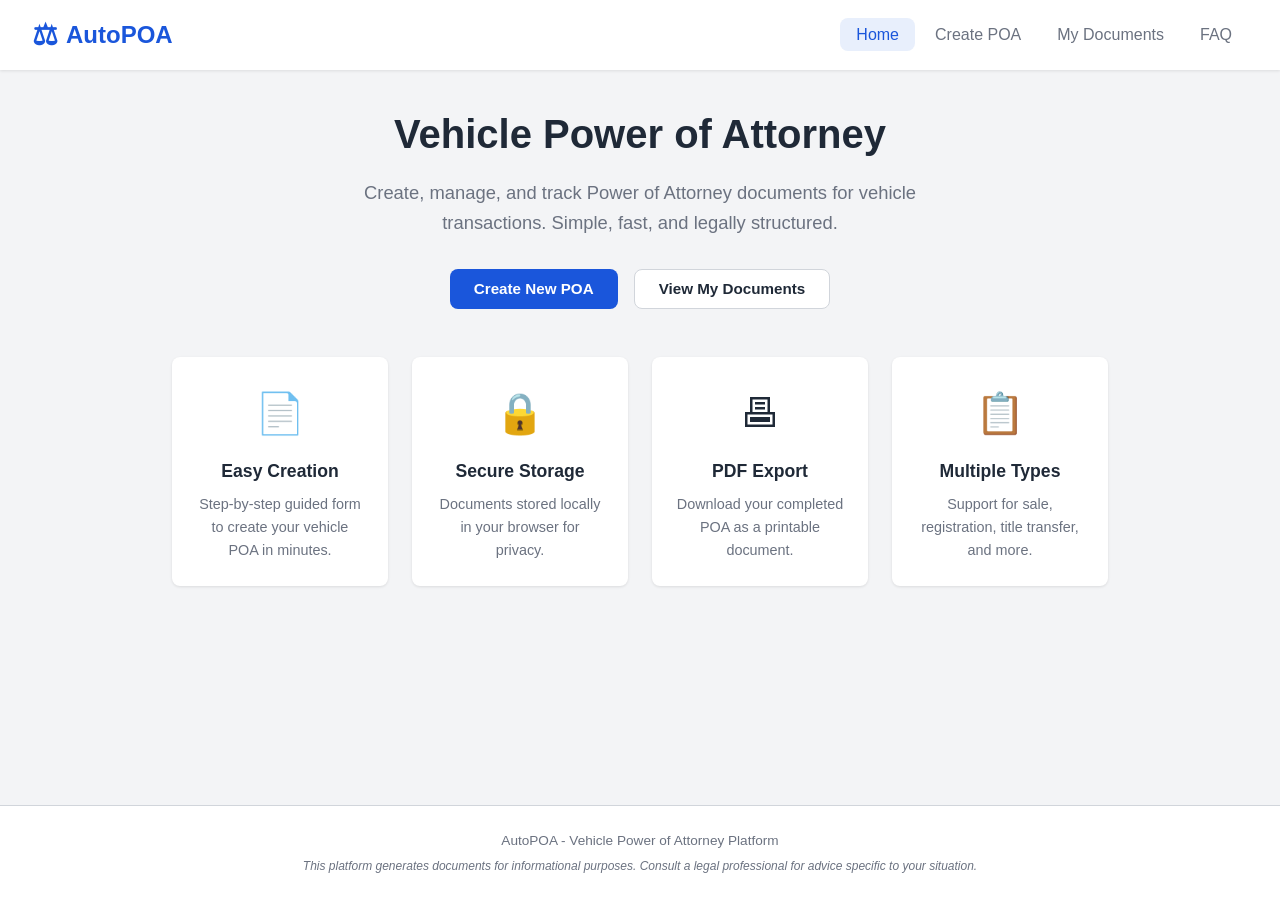
<file: index.html>
<!DOCTYPE html>
<html lang="en">
<head>
    <meta charset="UTF-8">
    <meta name="viewport" content="width=device-width, initial-scale=1.0">
    <title>Vehicle Power of Attorney Platform</title>
    <link rel="stylesheet" href="css/styles.css">
</head>
<body>
    <header>
        <nav class="navbar">
            <div class="logo">
                <span class="logo-icon">&#9878;</span>
                <span>AutoPOA</span>
            </div>
            <ul class="nav-links">
                <li><a href="#home" class="active">Home</a></li>
                <li><a href="#create">Create POA</a></li>
                <li><a href="#manage">My Documents</a></li>
                <li><a href="#faq">FAQ</a></li>
            </ul>
        </nav>
    </header>

    <main>
        <!-- Home Section -->
        <section id="home" class="section hero">
            <div class="hero-content">
                <h1>Vehicle Power of Attorney</h1>
                <p>Create, manage, and track Power of Attorney documents for vehicle transactions. Simple, fast, and legally structured.</p>
                <div class="hero-actions">
                    <button class="btn btn-primary" onclick="showSection('create')">Create New POA</button>
                    <button class="btn btn-secondary" onclick="showSection('manage')">View My Documents</button>
                </div>
                <div class="features-grid">
                    <div class="feature-card">
                        <div class="feature-icon">&#128196;</div>
                        <h3>Easy Creation</h3>
                        <p>Step-by-step guided form to create your vehicle POA in minutes.</p>
                    </div>
                    <div class="feature-card">
                        <div class="feature-icon">&#128274;</div>
                        <h3>Secure Storage</h3>
                        <p>Documents stored locally in your browser for privacy.</p>
                    </div>
                    <div class="feature-card">
                        <div class="feature-icon">&#128438;</div>
                        <h3>PDF Export</h3>
                        <p>Download your completed POA as a printable document.</p>
                    </div>
                    <div class="feature-card">
                        <div class="feature-icon">&#128203;</div>
                        <h3>Multiple Types</h3>
                        <p>Support for sale, registration, title transfer, and more.</p>
                    </div>
                </div>
            </div>
        </section>

        <!-- Create POA Section -->
        <section id="create" class="section" style="display:none;">
            <div class="form-container">
                <h2>Create Vehicle Power of Attorney</h2>
                <div class="progress-bar">
                    <div class="progress-step active" data-step="1">
                        <span class="step-number">1</span>
                        <span class="step-label">POA Type</span>
                    </div>
                    <div class="progress-step" data-step="2">
                        <span class="step-number">2</span>
                        <span class="step-label">Principal</span>
                    </div>
                    <div class="progress-step" data-step="3">
                        <span class="step-number">3</span>
                        <span class="step-label">Attorney</span>
                    </div>
                    <div class="progress-step" data-step="4">
                        <span class="step-number">4</span>
                        <span class="step-label">Vehicle</span>
                    </div>
                    <div class="progress-step" data-step="5">
                        <span class="step-number">5</span>
                        <span class="step-label">Review</span>
                    </div>
                </div>

                <form id="poa-form" onsubmit="return false;">
                    <!-- Step 1: POA Type -->
                    <div class="form-step active" data-step="1">
                        <h3>Select Power of Attorney Type</h3>
                        <div class="poa-type-grid">
                            <label class="poa-type-card">
                                <input type="radio" name="poaType" value="sale" checked>
                                <div class="card-content">
                                    <div class="card-icon">&#128181;</div>
                                    <h4>Vehicle Sale</h4>
                                    <p>Authorize someone to sell your vehicle on your behalf.</p>
                                </div>
                            </label>
                            <label class="poa-type-card">
                                <input type="radio" name="poaType" value="registration">
                                <div class="card-content">
                                    <div class="card-icon">&#128209;</div>
                                    <h4>Registration</h4>
                                    <p>Authorize someone to register or renew registration.</p>
                                </div>
                            </label>
                            <label class="poa-type-card">
                                <input type="radio" name="poaType" value="title_transfer">
                                <div class="card-content">
                                    <div class="card-icon">&#128196;</div>
                                    <h4>Title Transfer</h4>
                                    <p>Authorize someone to transfer the vehicle title.</p>
                                </div>
                            </label>
                            <label class="poa-type-card">
                                <input type="radio" name="poaType" value="general">
                                <div class="card-content">
                                    <div class="card-icon">&#128221;</div>
                                    <h4>General Vehicle POA</h4>
                                    <p>Broad authority for all vehicle-related transactions.</p>
                                </div>
                            </label>
                        </div>

                        <div class="form-group">
                            <label for="expirationDate">Expiration Date</label>
                            <input type="date" id="expirationDate" name="expirationDate" required>
                        </div>
                    </div>

                    <!-- Step 2: Principal (Vehicle Owner) -->
                    <div class="form-step" data-step="2">
                        <h3>Principal (Vehicle Owner) Information</h3>
                        <div class="form-row">
                            <div class="form-group">
                                <label for="principalFirstName">First Name *</label>
                                <input type="text" id="principalFirstName" name="principalFirstName" required>
                            </div>
                            <div class="form-group">
                                <label for="principalLastName">Last Name *</label>
                                <input type="text" id="principalLastName" name="principalLastName" required>
                            </div>
                        </div>
                        <div class="form-group">
                            <label for="principalAddress">Street Address *</label>
                            <input type="text" id="principalAddress" name="principalAddress" required>
                        </div>
                        <div class="form-row">
                            <div class="form-group">
                                <label for="principalCity">City *</label>
                                <input type="text" id="principalCity" name="principalCity" required>
                            </div>
                            <div class="form-group">
                                <label for="principalState">State *</label>
                                <input type="text" id="principalState" name="principalState" required>
                            </div>
                            <div class="form-group">
                                <label for="principalZip">ZIP Code *</label>
                                <input type="text" id="principalZip" name="principalZip" required>
                            </div>
                        </div>
                        <div class="form-row">
                            <div class="form-group">
                                <label for="principalPhone">Phone Number *</label>
                                <input type="tel" id="principalPhone" name="principalPhone" required>
                            </div>
                            <div class="form-group">
                                <label for="principalEmail">Email</label>
                                <input type="email" id="principalEmail" name="principalEmail">
                            </div>
                        </div>
                        <div class="form-group">
                            <label for="principalId">ID Number (Driver's License / Passport) *</label>
                            <input type="text" id="principalId" name="principalId" required>
                        </div>
                    </div>

                    <!-- Step 3: Attorney-in-Fact -->
                    <div class="form-step" data-step="3">
                        <h3>Attorney-in-Fact (Authorized Person) Information</h3>
                        <div class="form-row">
                            <div class="form-group">
                                <label for="attorneyFirstName">First Name *</label>
                                <input type="text" id="attorneyFirstName" name="attorneyFirstName" required>
                            </div>
                            <div class="form-group">
                                <label for="attorneyLastName">Last Name *</label>
                                <input type="text" id="attorneyLastName" name="attorneyLastName" required>
                            </div>
                        </div>
                        <div class="form-group">
                            <label for="attorneyAddress">Street Address *</label>
                            <input type="text" id="attorneyAddress" name="attorneyAddress" required>
                        </div>
                        <div class="form-row">
                            <div class="form-group">
                                <label for="attorneyCity">City *</label>
                                <input type="text" id="attorneyCity" name="attorneyCity" required>
                            </div>
                            <div class="form-group">
                                <label for="attorneyState">State *</label>
                                <input type="text" id="attorneyState" name="attorneyState" required>
                            </div>
                            <div class="form-group">
                                <label for="attorneyZip">ZIP Code *</label>
                                <input type="text" id="attorneyZip" name="attorneyZip" required>
                            </div>
                        </div>
                        <div class="form-row">
                            <div class="form-group">
                                <label for="attorneyPhone">Phone Number *</label>
                                <input type="tel" id="attorneyPhone" name="attorneyPhone" required>
                            </div>
                            <div class="form-group">
                                <label for="attorneyEmail">Email</label>
                                <input type="email" id="attorneyEmail" name="attorneyEmail">
                            </div>
                        </div>
                        <div class="form-group">
                            <label for="attorneyId">ID Number (Driver's License / Passport) *</label>
                            <input type="text" id="attorneyId" name="attorneyId" required>
                        </div>
                        <div class="form-group">
                            <label for="relationship">Relationship to Principal</label>
                            <select id="relationship" name="relationship">
                                <option value="">-- Select --</option>
                                <option value="spouse">Spouse</option>
                                <option value="parent">Parent</option>
                                <option value="child">Child</option>
                                <option value="sibling">Sibling</option>
                                <option value="friend">Friend</option>
                                <option value="dealer">Dealer / Agent</option>
                                <option value="attorney">Attorney / Lawyer</option>
                                <option value="other">Other</option>
                            </select>
                        </div>
                    </div>

                    <!-- Step 4: Vehicle Information -->
                    <div class="form-step" data-step="4">
                        <h3>Vehicle Information</h3>
                        <div class="form-row">
                            <div class="form-group">
                                <label for="vehicleYear">Year *</label>
                                <input type="number" id="vehicleYear" name="vehicleYear" min="1900" max="2027" required>
                            </div>
                            <div class="form-group">
                                <label for="vehicleMake">Make *</label>
                                <input type="text" id="vehicleMake" name="vehicleMake" placeholder="e.g. Toyota" required>
                            </div>
                            <div class="form-group">
                                <label for="vehicleModel">Model *</label>
                                <input type="text" id="vehicleModel" name="vehicleModel" placeholder="e.g. Camry" required>
                            </div>
                        </div>
                        <div class="form-row">
                            <div class="form-group">
                                <label for="vehicleVin">VIN (Vehicle Identification Number) *</label>
                                <input type="text" id="vehicleVin" name="vehicleVin" maxlength="17" required>
                            </div>
                            <div class="form-group">
                                <label for="vehicleColor">Color</label>
                                <input type="text" id="vehicleColor" name="vehicleColor">
                            </div>
                        </div>
                        <div class="form-row">
                            <div class="form-group">
                                <label for="vehiclePlate">License Plate Number</label>
                                <input type="text" id="vehiclePlate" name="vehiclePlate">
                            </div>
                            <div class="form-group">
                                <label for="vehiclePlateState">Plate State</label>
                                <input type="text" id="vehiclePlateState" name="vehiclePlateState">
                            </div>
                        </div>
                        <div class="form-row">
                            <div class="form-group">
                                <label for="vehicleMileage">Current Mileage</label>
                                <input type="number" id="vehicleMileage" name="vehicleMileage">
                            </div>
                            <div class="form-group">
                                <label for="vehicleTitleNumber">Title Number</label>
                                <input type="text" id="vehicleTitleNumber" name="vehicleTitleNumber">
                            </div>
                        </div>
                        <div class="form-group">
                            <label for="additionalTerms">Additional Terms or Conditions</label>
                            <textarea id="additionalTerms" name="additionalTerms" rows="4" placeholder="Any specific limitations or instructions..."></textarea>
                        </div>
                    </div>

                    <!-- Step 5: Review -->
                    <div class="form-step" data-step="5">
                        <h3>Review Your Power of Attorney</h3>
                        <div id="review-content" class="review-panel"></div>
                        <div class="form-group acknowledgment">
                            <label>
                                <input type="checkbox" id="ackCheckbox" required>
                                I acknowledge that this document is for informational purposes and may require notarization or additional legal steps to be valid in my jurisdiction.
                            </label>
                        </div>
                    </div>

                    <div class="form-actions">
                        <button type="button" class="btn btn-secondary" id="prevBtn" onclick="changeStep(-1)" style="display:none;">Previous</button>
                        <button type="button" class="btn btn-primary" id="nextBtn" onclick="changeStep(1)">Next</button>
                        <button type="button" class="btn btn-primary" id="submitBtn" onclick="submitPOA()" style="display:none;">Create Document</button>
                    </div>
                </form>
            </div>
        </section>

        <!-- Manage Documents Section -->
        <section id="manage" class="section" style="display:none;">
            <div class="manage-container">
                <div class="manage-header">
                    <h2>My Documents</h2>
                    <button class="btn btn-primary" onclick="showSection('create')">+ New POA</button>
                </div>
                <div id="documents-list" class="documents-list">
                    <div class="empty-state">
                        <div class="empty-icon">&#128194;</div>
                        <h3>No documents yet</h3>
                        <p>Create your first Vehicle Power of Attorney to get started.</p>
                        <button class="btn btn-primary" onclick="showSection('create')">Create New POA</button>
                    </div>
                </div>
            </div>
        </section>

        <!-- FAQ Section -->
        <section id="faq" class="section" style="display:none;">
            <div class="faq-container">
                <h2>Frequently Asked Questions</h2>
                <div class="faq-list">
                    <div class="faq-item">
                        <button class="faq-question" onclick="toggleFaq(this)">
                            What is a Vehicle Power of Attorney?
                            <span class="faq-toggle">+</span>
                        </button>
                        <div class="faq-answer">
                            <p>A Vehicle Power of Attorney (POA) is a legal document that authorizes another person (the attorney-in-fact) to act on your behalf regarding vehicle-related matters such as selling, registering, or transferring the title of your vehicle.</p>
                        </div>
                    </div>
                    <div class="faq-item">
                        <button class="faq-question" onclick="toggleFaq(this)">
                            When do I need a Vehicle POA?
                            <span class="faq-toggle">+</span>
                        </button>
                        <div class="faq-answer">
                            <p>Common situations include: you are selling a vehicle but cannot be present, you need someone to handle DMV paperwork on your behalf, you are deployed military and need vehicle matters handled, or you are purchasing a vehicle through an agent.</p>
                        </div>
                    </div>
                    <div class="faq-item">
                        <button class="faq-question" onclick="toggleFaq(this)">
                            Does a Vehicle POA need to be notarized?
                            <span class="faq-toggle">+</span>
                        </button>
                        <div class="faq-answer">
                            <p>Requirements vary by state. Many states require notarization for a vehicle POA to be valid. We recommend having your document notarized to ensure it is accepted by your local DMV or relevant authority.</p>
                        </div>
                    </div>
                    <div class="faq-item">
                        <button class="faq-question" onclick="toggleFaq(this)">
                            How long is a Vehicle POA valid?
                            <span class="faq-toggle">+</span>
                        </button>
                        <div class="faq-answer">
                            <p>The validity period depends on the expiration date you set in the document. If no date is specified, it typically remains valid until revoked by the principal. Some states may have maximum validity periods.</p>
                        </div>
                    </div>
                    <div class="faq-item">
                        <button class="faq-question" onclick="toggleFaq(this)">
                            Can I revoke a Vehicle POA?
                            <span class="faq-toggle">+</span>
                        </button>
                        <div class="faq-answer">
                            <p>Yes, a principal can revoke a POA at any time by providing written notice to the attorney-in-fact. It is recommended to also notify any institutions (DMV, insurance companies) that may have a copy of the original POA.</p>
                        </div>
                    </div>
                    <div class="faq-item">
                        <button class="faq-question" onclick="toggleFaq(this)">
                            Is this platform a substitute for legal advice?
                            <span class="faq-toggle">+</span>
                        </button>
                        <div class="faq-answer">
                            <p>No. This platform helps you generate a structured POA document, but it is not a law firm and does not provide legal advice. For complex situations, we recommend consulting with a licensed attorney in your jurisdiction.</p>
                        </div>
                    </div>
                </div>
            </div>
        </section>

        <!-- Document Preview Modal -->
        <div id="preview-modal" class="modal" style="display:none;">
            <div class="modal-content">
                <div class="modal-header">
                    <h2>Power of Attorney Document</h2>
                    <button class="modal-close" onclick="closeModal()">&times;</button>
                </div>
                <div id="modal-body" class="modal-body"></div>
                <div class="modal-actions">
                    <button class="btn btn-primary" onclick="printDocument()">Print Document</button>
                    <button class="btn btn-secondary" onclick="closeModal()">Close</button>
                </div>
            </div>
        </div>
    </main>

    <footer>
        <p>AutoPOA - Vehicle Power of Attorney Platform</p>
        <p class="disclaimer">This platform generates documents for informational purposes. Consult a legal professional for advice specific to your situation.</p>
    </footer>

    <script src="js/app.js"></script>
</body>
</html>
</file>
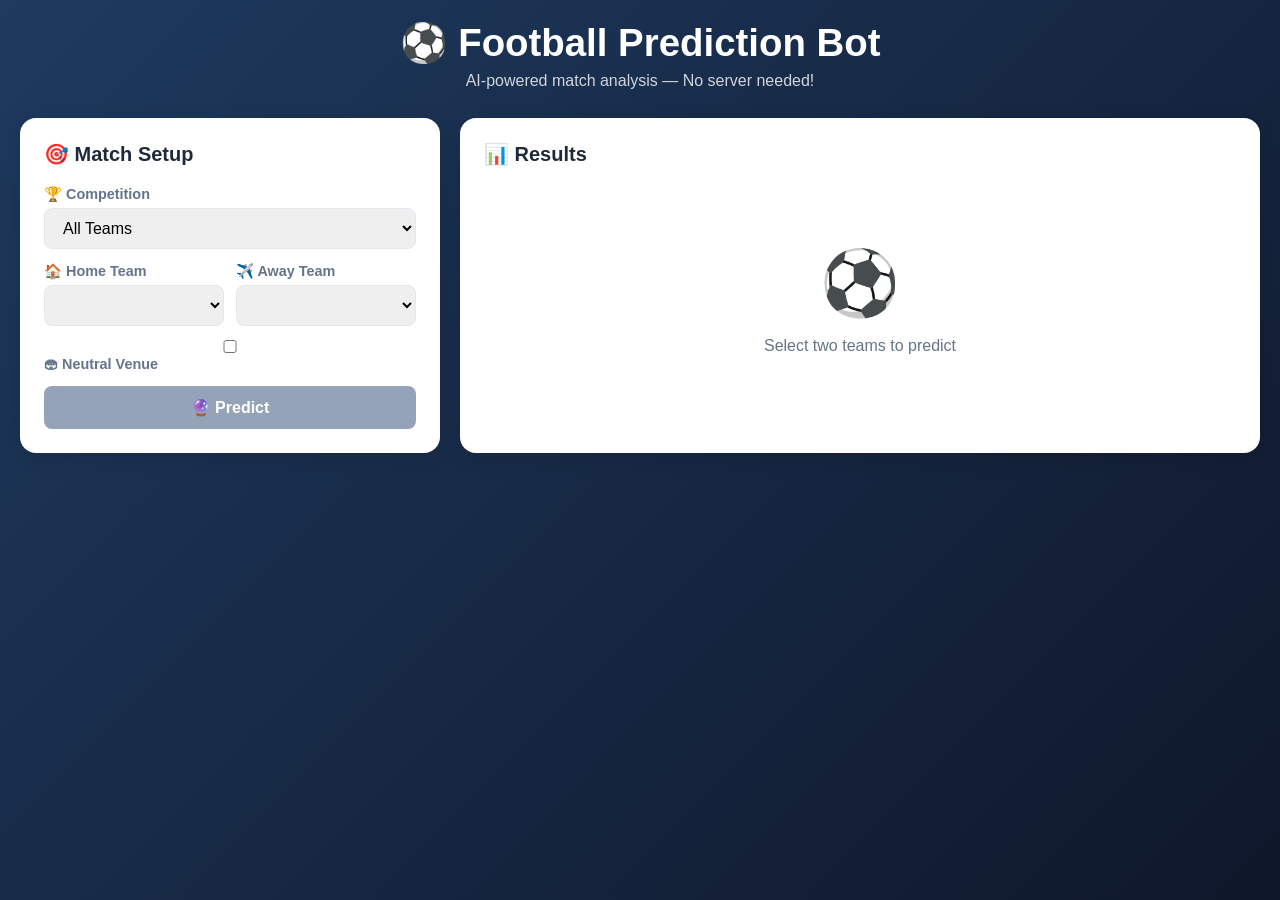
<file: football_prediction_bot_standalone.html>
<!DOCTYPE html>
<html lang="en">
<head>
    <meta charset="UTF-8">
    <meta name="viewport" content="width=device-width, initial-scale=1.0">
    <title>⚽ Football Prediction Bot</title>
    <style>*{margin:0;padding:0;box-sizing:border-box}body{font-family:-apple-system,BlinkMacSystemFont,'Segoe UI',Roboto,sans-serif;background:linear-gradient(135deg,#1e3a5f,#0f172a);min-height:100vh;padding:20px;color:#1e293b}
    .container{max-width:1300px;margin:0 auto}header{text-align:center;color:#fff;margin-bottom:28px}header h1{font-size:2.4em;margin-bottom:6px}header p{opacity:.8}.grid{display:grid;grid-template-columns:420px 1fr;gap:20px}@media(max-width:1024px){.grid{grid-template-columns:1fr}}.card{background:#fff;border-radius:16px;padding:24px;box-shadow:0 4px 20px rgba(0,0,0,.12)}.card-title{font-size:1.25em;font-weight:700;margin-bottom:20px;display:flex;align-items:center;gap:8px}.form-group{margin-bottom:14px}label{display:block;font-weight:600;font-size:.9em;margin-bottom:5px;color:#64748b}select,input{width:100%;padding:10px 14px;border:1.5px solid #e2e8f0;border-radius:8px;font-size:1em;transition:border .2s}select:focus,input:focus{outline:0;border-color:#2563eb}.btn{width:100%;padding:12px 24px;border:0;border-radius:8px;font-size:1em;font-weight:700;cursor:pointer;background:#2563eb;color:#fff;transition:all .2s}
    .btn:hover:not(:disabled){background:#1d4ed8;transform:translateY(-1px)}
    .btn:disabled{background:#94a3b8;cursor:not-allowed}.probs{margin-bottom:20px}.prob-item{margin-bottom:14px}.prob-meta{display:flex;justify-content:space-between;font-weight:600;font-size:.95em;margin-bottom:5px}.prob-track{height:28px;background:#f1f5f9;border-radius:6px;overflow:hidden}.prob-fill{height:100%;border-radius:6px;display:flex;align-items:center;justify-content:flex-end;padding-right:10px;color:#fff;font-weight:700;font-size:.85em;transition:width .6s}
    .fill-home{background:linear-gradient(90deg,#3b82f6,#1d4ed8)}.fill-draw{background:linear-gradient(90deg,#f59e0b,#d97706)}.fill-away{background:linear-gradient(90deg,#ef4444,#b91c1c)}.outcome{border-radius:12px;padding:20px;text-align:center;margin-bottom:20px}.outcome-home{background:linear-gradient(135deg,#dbeafe,#bfdbfe)}.outcome-draw{background:linear-gradient(135deg,#fef9c3,#fde68a)}.outcome-away{background:linear-gradient(135deg,#fee2e2,#fecaca)}.outcome-result{font-size:1.8em;font-weight:800;color:#1e293b;margin-top:8px}.stats-row{display:grid;grid-template-columns:1fr 1fr 1fr;gap:12px;margin-bottom:20px}.stat-box{background:#f8fafc;border-radius:10px;padding:14px;text-align:center}.stat-label{font-size:.8em;color:#64748b;font-weight:600;text-transform:uppercase;margin-bottom:4px}.stat-val{font-size:1.7em;font-weight:800;color:#2563eb}.scorelines{display:grid;grid-template-columns:repeat(5,1fr);gap:8px;margin-bottom:20px}.score-box{background:#f8fafc;border-radius:8px;padding:10px;text-align:center}.score-num{font-size:1.3em;font-weight:800;color:#2563eb}.score-pct{font-size:.75em;color:#64748b;margin-top:2px}.models-grid{display:grid;gap:8px;margin-bottom:20px}.model-row{display:grid;grid-template-columns:100px 1fr 1fr 1fr;gap:8px;align-items:center;background:#f8fafc;border-radius:8px;padding:10px 14px;font-size:.9em}.model-name{font-weight:700;color:#1e293b}.m-val{text-align:center;font-weight:600}.m-home{color:#3b82f6}.m-draw{color:#f59e0b}.m-away{color:#ef4444}.placeholder{text-align:center;padding:60px 20px;color:#64748b}.placeholder .icon{font-size:4em;margin-bottom:16px}.spinner{display:none;text-align:center;padding:40px}.spinner.active{display:block}.spin{width:40px;height:40px;border:4px solid #e2e8f0;border-top-color:#2563eb;border-radius:50%;animation:spin .8s linear infinite;margin:0 auto 12px}@keyframes spin{to{transform:rotate(360deg)}}.section-title{font-weight:700;font-size:1em;margin-bottom:12px;display:flex;align-items:center;gap:6px}</style>
</head>
<body>
<div class="container">
    <header>
        <h1>⚽ Football Prediction Bot</h1>
        <p>AI-powered match analysis — No server needed!</p>
    </header>

    <div class="grid">
        <div class="card">
            <div class="card-title">🎯 Match Setup</div>
            <div class="form-group">
                <label>🏆 Competition</label>
                <select id="league" onchange="filterTeams()">
                    <option value="">All Teams</option>
                    <option value="Premier League">Premier League</option>
                    <option value="La Liga">La Liga</option>
                    <option value="Bundesliga">Bundesliga</option>
                    <option value="Serie A">Serie A</option>
                    <option value="Ligue 1">Ligue 1</option>
                    <option value="Eredivisie">Eredivisie</option>
                    <option value="Primeira Liga">Primeira Liga</option>
                    <option value="International">National Teams</option>
                </select>
            </div>
            <div style="display:grid;grid-template-columns:1fr 1fr;gap:12px">
                <div class="form-group">
                    <label>🏠 Home Team</label>
                    <select id="home" onchange="check()"><option>-- Select --</option></select>
                </div>
                <div class="form-group">
                    <label>✈️ Away Team</label>
                    <select id="away" onchange="check()"><option>-- Select --</option></select>
                </div>
            </div>
            <div class="form-group">
                <label><input type="checkbox" id="neutral"> 🏟 Neutral Venue</label>
            </div>
            <button class="btn" id="btn" onclick="predict()" disabled>🔮 Predict</button>
        </div>

        <div class="card">
            <div class="card-title">📊 Results</div>
            <div id="placeholder" class="placeholder">
                <div class="icon">⚽</div>
                <p>Select two teams to predict</p>
            </div>
            <div class="spinner" id="spinner"><div class="spin"></div></div>
            <div id="results" style="display:none"></div>
        </div>
    </div>
</div>

<script>
const TEAMS = {
"Manchester City":{"league":"Premier League","avg_scored":2.1,"avg_conceded":0.9,"win_rate":0.62,"elo":1850,"form":["W","W","D","W","W","L"],"color":"#6CABDD"},
"Arsenal":{"league":"Premier League","avg_scored":2.2,"avg_conceded":0.8,"win_rate":0.65,"elo":1820,"form":["W","W","W","D","W","W"],"color":"#EF0107"},
"Liverpool":{"league":"Premier League","avg_scored":2.3,"avg_conceded":1.0,"win_rate":0.63,"elo":1830,"form":["W","W","W","W","D","W"],"color":"#C8102E"},
"Chelsea":{"league":"Premier League","avg_scored":1.9,"avg_conceded":1.1,"win_rate":0.55,"elo":1720,"form":["W","D","W","L","W","D"],"color":"#034694"},
"Manchester United":{"league":"Premier League","avg_scored":1.5,"avg_conceded":1.4,"win_rate":0.42,"elo":1680,"form":["L","D","W","L","D","W"],"color":"#DA291C"},
"Real Madrid":{"league":"La Liga","avg_scored":2.5,"avg_conceded":0.8,"win_rate":0.72,"elo":1950,"form":["W","W","W","D","W","W"],"color":"#FEBE10"},
"Barcelona":{"league":"La Liga","avg_scored":2.4,"avg_conceded":0.9,"win_rate":0.70,"elo":1900,"form":["W","W","W","W","D","W"],"color":"#A50044"},
"Atletico Madrid":{"league":"La Liga","avg_scored":1.8,"avg_conceded":0.7,"win_rate":0.62,"elo":1800,"form":["W","D","W","W","D","W"],"color":"#CB3524"},
"Bayern Munich":{"league":"Bundesliga","avg_scored":2.8,"avg_conceded":1.0,"win_rate":0.72,"elo":1920,"form":["W","W","W","W","W","D"],"color":"#DC052D"},
"Bayer Leverkusen":{"league":"Bundesliga","avg_scored":2.3,"avg_conceded":0.9,"win_rate":0.65,"elo":1800,"form":["W","W","W","D","W","W"],"color":"#E32221"},
"Inter Milan":{"league":"Serie A","avg_scored":2.2,"avg_conceded":0.8,"win_rate":0.68,"elo":1860,"form":["W","W","D","W","W","W"],"color":"#0066B3"},
"AC Milan":{"league":"Serie A","avg_scored":1.8,"avg_conceded":1.0,"win_rate":0.55,"elo":1760,"form":["W","D","W","L","W","D"],"color":"#FB090B"},
"Napoli":{"league":"Serie A","avg_scored":1.9,"avg_conceded":1.0,"win_rate":0.57,"elo":1770,"form":["W","W","D","W","W","L"],"color":"#12A0C3"},
"PSG":{"league":"Ligue 1","avg_scored":2.6,"avg_conceded":0.7,"win_rate":0.75,"elo":1900,"form":["W","W","W","W","W","D"],"color":"#003F8A"},
"Monaco":{"league":"Ligue 1","avg_scored":2.0,"avg_conceded":1.1,"win_rate":0.58,"elo":1720,"form":["W","W","D","W","L","W"],"color":"#E4141A"},
"Ajax":{"league":"Eredivisie","avg_scored":2.4,"avg_conceded":1.0,"win_rate":0.65,"elo":1760,"form":["W","W","D","W","W","W"],"color":"#D2122E"},
"PSV Eindhoven":{"league":"Eredivisie","avg_scored":2.6,"avg_conceded":0.7,"win_rate":0.75,"elo":1810,"form":["W","W","W","W","W","D"],"color":"#ED1C24"},
"Benfica":{"league":"Primeira Liga","avg_scored":2.2,"avg_conceded":0.9,"win_rate":0.67,"elo":1770,"form":["W","W","W","D","W","L"],"color":"#E4002B"},
"Porto":{"league":"Primeira Liga","avg_scored":2.1,"avg_conceded":0.8,"win_rate":0.65,"elo":1760,"form":["W","W","D","W","W","D"],"color":"#003087"},
"Brazil":{"league":"International","avg_scored":2.2,"avg_conceded":0.9,"win_rate":0.60,"elo":1840,"form":["W","W","D","W","D","W"],"color":"#FDD117"},
"Argentina":{"league":"International","avg_scored":2.4,"avg_conceded":0.8,"win_rate":0.65,"elo":1930,"form":["W","W","W","D","W","W"],"color":"#74ACDF"},
"France":{"league":"International","avg_scored":2.1,"avg_conceded":0.8,"win_rate":0.64,"elo":1900,"form":["W","W","D","W","W","D"],"color":"#002395"},
"England":{"league":"International","avg_scored":2.0,"avg_conceded":0.9,"win_rate":0.60,"elo":1820,"form":["W","D","W","W","D","W"],"color":"#FFFFFF"},
"Spain":{"league":"International","avg_scored":2.3,"avg_conceded":0.7,"win_rate":0.68,"elo":1890,"form":["W","W","W","W","D","W"],"color":"#AA151B"},
"Germany":{"league":"International","avg_scored":2.0,"avg_conceded":1.0,"win_rate":0.60,"elo":1830,"form":["W","D","W","W","L","W"],"color":"#000000"},
"Mexico":{"league":"International","avg_scored":1.7,"avg_conceded":1.1,"win_rate":0.52,"elo":1720,"form":["W","W","D","L","W","D"],"color":"#006847"},
"USA":{"league":"International","avg_scored":1.6,"avg_conceded":1.2,"win_rate":0.48,"elo":1690,"form":["D","W","W","L","D","W"],"color":"#002868"}
};

function filterTeams(){let l=document.getElementById('league').value,teams=Object.keys(TEAMS).filter(n=>!l||TEAMS[n].league===l).sort();['home','away'].forEach(id=>{let s=document.getElementById(id),v=s.value;s.innerHTML='<option>-- Select --</option>'+teams.map(n=>`<option ${n===v?'selected':''}>${n}</option>`).join('');if(!teams.includes(v))s.value=''});check()}
function check(){let h=document.getElementById('home').value,a=document.getElementById('away').value;document.getElementById('btn').disabled=!h||!a||h===a}
function pct(v){return(v*100).toFixed(1)+'%'}
function fact(n){return n<=1?1:n*fact(n-1)}
function poisson(k,l){return Math.pow(l,k)*Math.exp(-l)/fact(k)}
function eloProbs(eh,ea,neutral){let adj=eh+(neutral?0:100),exp=1/(1+Math.pow(10,(ea-adj)/400)),d=Math.max(.18,Math.min(.32,.30-.001*Math.abs(adj-ea))),r=1-d;return[exp*r,d,(1-exp)*r]}
function formScore(f){if(!f.length)return.5;let w=0,t=0;for(let i=0;i<f.length;i++){let wt=Math.pow(1.5,f.length-1-i);t+=wt*3;if(f[i]==='W')w+=3*wt;else if(f[i]==='D')w+=wt}return w/t}
function getProbs(mh,ma){let ph=0,pd=0,pa=0;for(let i=0;i<=8;i++)for(let j=0;j<=8;j++){let p=poisson(i,mh)*poisson(j,ma);if(i>j)ph+=p;else if(i===j)pd+=p;else pa+=p}let t=ph+pd+pa;return[ph/t,pd/t,pa/t]}

async function predict(){let h=document.getElementById('home').value,a=document.getElementById('away').value,n=document.getElementById('neutral').checked;if(!h||!a)return;let th=TEAMS[h],ta=TEAMS[a];document.getElementById('placeholder').style.display='none';document.getElementById('spinner').classList.add('active');

let mh=(th.avg_scored+ta.avg_conceded)/2*(n?1:1.15),ma=(ta.avg_scored+th.avg_conceded)/2;mh=Math.max(.1,mh);ma=Math.max(.1,ma);

let pPoisson=getProbs(mh,ma),pElo=eloProbs(th.elo,ta.elo,n),fh=formScore(th.form),fa=formScore(ta.form),pH2h=[.45,.27,.28];let pH=[th.win_rate*.6+.05,Math.max(.15,.3-th.win_rate-ta.win_rate)*.5,ta.win_rate*.5],t=pH[0]+pH[1]+pH[2];pH=[pH[0]/t,pH[1]/t,pH[2]/t];

let ws=[.35,.25,.20,.10,.10],preds=[pPoisson,pElo,[fh/(fh+fa),1-fh/(fh+fa)*(1-pH2h[1]),fa/(fh+fa)],pH2h,pH];let ph=0,pd=0,pa=0;preds.forEach((p,i)=>{ph+=p[0]*ws[i];pd+=p[1]*ws[i];pa+=p[2]*ws[i]});let tt=ph+pd+pa;ph/=tt;pd/=tt;pa/=tt;

let outcome=ph>pa&&ph>pd?'HOME':pd>pa?'DRAW':'AWAY',outcomeText=outcome==='HOME'?`${h} Win`:outcome==='DRAW'?'Draw':`${a} Win`,outcomeClass=outcome==='HOME'?'outcome-home':outcome==='DRAW'?'outcome-draw':'outcome-away';

let scores=[];for(let i=0;i<=6;i++)for(let j=0;j<=6;j++)scores.push([i,j,poisson(i,mh)*poisson(j,ma)]);scores.sort((a,b)=>b[2]-a[2]);

let modelRows=preds.map((p,i)=>`<div class="model-row"><div class="model-name">Model ${i+1}</div><div class="m-val m-home">${pct(p[0])}</div><div class="m-val m-draw">${pct(p[1])}</div><div class="m-val m-away">${pct(p[2])}</div></div>`).join('');

document.getElementById('spinner').classList.remove('active');document.getElementById('results').innerHTML=`
<div class="outcome ${outcomeClass}"><strong>${outcomeText}</strong></div>
<div class="probs">
<div class="prob-item"><div class="prob-meta"><span>🏠 ${h}</span><span style="color:#3b82f6;font-weight:800">${pct(ph)}</span></div><div class="prob-track"><div class="prob-fill fill-home" style="width:${ph*100}%"></div></div></div>
<div class="prob-item"><div class="prob-meta"><span>🤝 Draw</span><span style="color:#f59e0b;font-weight:800">${pct(pd)}</span></div><div class="prob-track"><div class="prob-fill fill-draw" style="width:${pd*100}%"></div></div></div>
<div class="prob-item"><div class="prob-meta"><span>✈️ ${a}</span><span style="color:#ef4444;font-weight:800">${pct(pa)}</span></div><div class="prob-track"><div class="prob-fill fill-away" style="width:${pa*100}%"></div></div></div>
</div>
<div class="stats-row">
<div class="stat-box"><div class="stat-label">xG</div><div class="stat-val">${mh.toFixed(2)}</div></div>
<div class="stat-box"><div class="stat-label">Result</div><div class="stat-val">${outcomeText.split(' ')[0]}</div></div>
<div class="stat-box"><div class="stat-label">xG</div><div class="stat-val">${ma.toFixed(2)}</div></div>
</div>
<div style="margin-bottom:16px"><div class="section-title">🎯 Top Scorelines</div><div class="scorelines">${scores.slice(0,5).map(s=>`<div class="score-box"><div class="score-num">${s[0]}-${s[1]}</div><div class="score-pct">${(s[2]*100).toFixed(1)}%</div></div>`).join('')}</div></div>
<div><div class="section-title">🔬 Model Predictions</div><div class="models-grid"><div class="model-row" style="background:#1e293b;color:#fff;font-weight:700"><div>Model</div><div style="text-align:center;color:#93c5fd">Home</div><div style="text-align:center;color:#fde68a">Draw</div><div style="text-align:center;color:#fca5a5">Away</div></div>${modelRows}</div></div>`;document.getElementById('results').style.display='block'}filterTeams();</script></body></html>
</file>
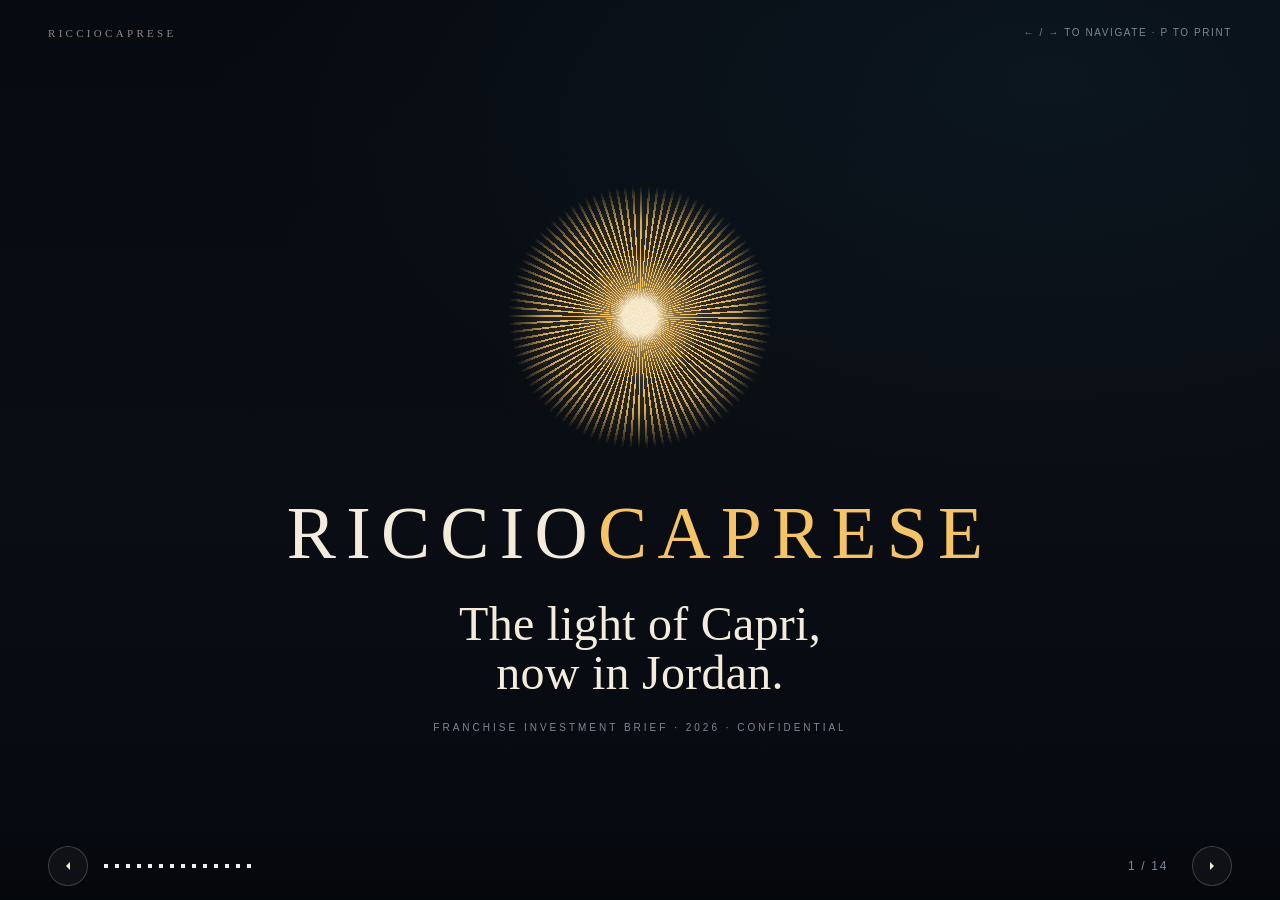
<file: ricciocaprese-investor-deck.html>
<!doctype html>
<html lang="en" data-theme="dark">
<head>
<meta charset="utf-8">
<meta name="viewport" content="width=device-width, initial-scale=1">
<title>RICCIOCAPRESE — Franchise Investment Brief</title>
<style>
:root{
  --ink:#0A0D13;--ink-2:#0E1620;--card:#111a24;--sea:#10324A;--glaze:#2C7DA0;
  --ivory:#F3ECDD;--ivory-dim:#C9C2B4;--gold:#F4C466;--gold-glow:#FFDD9C;--terra:#C46B4A;
  --muted:#7C8794;--line:rgba(243,236,221,.12);--line-2:rgba(243,236,221,.2);
  --serif:"Didot","Bodoni MT","Bodoni 72","Playfair Display",Georgia,"Times New Roman",serif;
  --naskh:"Amiri","Scheherazade New","Noto Naskh Arabic",serif;
  --sans:"Helvetica Neue","Segoe UI",Arial,sans-serif;
  --ease:cubic-bezier(.22,.61,.36,1);
}
*{box-sizing:border-box;margin:0;padding:0}
html,body{height:100%}
body{background:var(--ink);color:var(--ivory);font-family:var(--sans);
  -webkit-font-smoothing:antialiased;overflow:hidden}
::selection{background:var(--gold);color:var(--ink)}

.deck{position:relative;height:100svh;width:100vw;overflow:hidden}
.slide{position:absolute;inset:0;display:flex;flex-direction:column;justify-content:center;
  padding:clamp(2rem,7vh,5rem) clamp(1.6rem,7vw,7rem);
  opacity:0;visibility:hidden;transform:translateY(14px);
  transition:opacity .6s var(--ease),transform .6s var(--ease),visibility .6s var(--ease);
  background:
    radial-gradient(120% 90% at 82% 8%, rgba(44,125,160,.10), transparent 55%),
    linear-gradient(180deg,#070a10,var(--ink) 55%,#070910);
  overflow:auto;
}
.slide.active{opacity:1;visibility:visible;transform:none}
.slide::-webkit-scrollbar{width:0}

.eyebrow{font-family:var(--sans);letter-spacing:.4em;text-transform:uppercase;
  font-size:clamp(10px,1.4vw,12px);color:var(--gold);font-weight:700;margin-bottom:1.4rem;
  display:flex;align-items:center;gap:1rem}
.eyebrow .no{color:var(--muted);font-variant-numeric:tabular-nums;letter-spacing:.2em}
.eyebrow .ln{flex:1;height:1px;background:var(--line);max-width:120px}

h1{font-family:var(--serif);font-weight:500;line-height:1.02;letter-spacing:.005em;text-wrap:balance}
.d-hero{font-size:clamp(2.6rem,8vw,6.2rem)}
.d-xl{font-size:clamp(2rem,5.4vw,4.2rem)}
.d-lg{font-size:clamp(1.7rem,4vw,3rem)}
.lede{font-family:var(--serif);font-style:italic;color:var(--ivory-dim);
  font-size:clamp(1.05rem,2.2vw,1.5rem);line-height:1.5;max-width:56ch;margin-top:1.2rem}
.body{font-family:var(--sans);color:var(--ivory-dim);font-size:clamp(.95rem,1.7vw,1.1rem);
  line-height:1.7;max-width:58ch}
.ar{font-family:var(--naskh);direction:rtl;color:var(--gold-glow)}
.hl{color:var(--gold)}
.wm{font-family:var(--serif);letter-spacing:.14em}.wm b{font-weight:500;color:var(--gold)}

/* layout helpers */
.cols{display:grid;gap:clamp(1rem,2.4vw,2rem);margin-top:2rem}
.c2{grid-template-columns:1fr}.c3{grid-template-columns:1fr}.c4{grid-template-columns:1fr 1fr}
@media(min-width:820px){.c2{grid-template-columns:1fr 1fr}.c3{grid-template-columns:repeat(3,1fr)}.c4{grid-template-columns:repeat(4,1fr)}}
.split{display:grid;gap:clamp(1.6rem,4vw,4rem);align-items:center}
@media(min-width:900px){.split{grid-template-columns:1.05fr .95fr}}

.card{background:var(--card);border:1px solid var(--line);border-radius:8px;
  padding:clamp(1.1rem,2vw,1.6rem);display:flex;flex-direction:column;gap:.5rem}
.card .k{font-family:var(--sans);letter-spacing:.24em;text-transform:uppercase;font-size:10px;color:var(--gold)}
.card .t{font-family:var(--serif);font-size:clamp(1.1rem,2.2vw,1.4rem);color:var(--ivory);line-height:1.15}
.card .p{font-family:var(--sans);font-size:clamp(.82rem,1.5vw,.95rem);color:var(--ivory-dim);line-height:1.55}

/* stat tiles */
.stat{background:linear-gradient(180deg,rgba(44,125,160,.08),transparent);border:1px solid var(--line);
  border-radius:8px;padding:1.3rem 1.2rem}
.stat .num{font-family:var(--serif);font-size:clamp(1.9rem,4.6vw,3.1rem);color:var(--gold);
  line-height:1;font-variant-numeric:tabular-nums}
.stat .lab{font-family:var(--sans);font-size:clamp(.78rem,1.4vw,.9rem);color:var(--ivory-dim);margin-top:.5rem;line-height:1.4}

/* numbered list rows */
.rows{margin-top:1.6rem;display:flex;flex-direction:column}
.row{display:grid;grid-template-columns:auto 1fr;gap:1.2rem;align-items:baseline;
  padding:1rem 0;border-top:1px solid var(--line)}
.row:last-child{border-bottom:1px solid var(--line)}
.row .n{font-family:var(--serif);color:var(--terra);font-size:1.1rem}
.row .h{font-family:var(--serif);font-size:clamp(1.15rem,2.4vw,1.5rem);color:var(--ivory)}
.row .s{font-family:var(--sans);color:var(--ivory-dim);font-size:clamp(.85rem,1.5vw,.98rem);margin-top:.2rem;line-height:1.5}

/* chips */
.chips{display:flex;flex-wrap:wrap;gap:.6rem;margin-top:1.6rem}
.chip{font-family:var(--sans);font-size:clamp(.8rem,1.5vw,.95rem);letter-spacing:.02em;
  border:1px solid var(--line-2);border-radius:100px;padding:.5em 1.1em;color:var(--ivory)}
.chip.gold{border-color:var(--gold);color:var(--gold)}

/* positioning map */
.map{position:relative;aspect-ratio:1.35/1;border:1px solid var(--line);border-radius:8px;
  background:var(--ink-2);margin-top:1.2rem;min-height:240px}
.map .ax{position:absolute;background:var(--line)}
.map .axx{left:8%;right:8%;top:50%;height:1px}
.map .axy{top:8%;bottom:8%;left:50%;width:1px}
.map .lbl{position:absolute;font-family:var(--sans);font-size:10px;letter-spacing:.2em;text-transform:uppercase;color:var(--muted)}
.map .pt{position:absolute;transform:translate(-50%,-50%);text-align:center}
.map .pt .dot{width:10px;height:10px;border-radius:50%;background:var(--muted);margin:0 auto .35rem}
.map .pt.us .dot{background:var(--gold);box-shadow:0 0 18px 5px rgba(244,196,102,.55);width:14px;height:14px}
.map .pt .nm{font-family:var(--serif);font-size:clamp(.8rem,1.6vw,1rem);color:var(--ivory-dim)}
.map .pt.us .nm{color:var(--gold)}

/* econ table */
.econ{margin-top:1.4rem;width:100%;border-collapse:collapse;font-variant-numeric:tabular-nums}
.econ td{padding:.75rem .4rem;border-bottom:1px solid var(--line);font-size:clamp(.85rem,1.6vw,1rem)}
.econ td:first-child{color:var(--ivory-dim);font-family:var(--sans)}
.econ td:last-child{text-align:right;font-family:var(--serif);color:var(--ivory)}
.econ tr.tot td{border-top:1px solid var(--line-2);border-bottom:none;color:var(--gold);font-size:clamp(1rem,2vw,1.2rem)}
.econ tr.tot td:last-child{color:var(--gold)}

/* timeline */
.tl{display:grid;gap:1rem;margin-top:1.6rem}
@media(min-width:820px){.tl{grid-template-columns:repeat(3,1fr)}}
.ph{border-top:2px solid var(--gold);padding-top:1rem}
.ph .when{font-family:var(--sans);letter-spacing:.24em;text-transform:uppercase;font-size:10px;color:var(--gold)}
.ph .what{font-family:var(--serif);font-size:clamp(1.1rem,2.2vw,1.4rem);color:var(--ivory);margin:.4rem 0 .5rem}
.ph .det{font-family:var(--sans);font-size:.9rem;color:var(--ivory-dim);line-height:1.55}

/* cover mark (CSS urchin) */
.mark{width:clamp(150px,26vw,300px);aspect-ratio:1;border-radius:50%;position:relative;
  background:
    radial-gradient(circle at 50% 50%, rgba(255,240,210,.95) 0 8%, rgba(244,196,102,.55) 14%, transparent 30%),
    repeating-conic-gradient(from 0deg at 50% 50%, var(--gold) 0deg 1.1deg, transparent 1.1deg 3.6deg);
  -webkit-mask:radial-gradient(circle at 50% 50%, #000 0 30%, rgba(0,0,0,.85) 45%, transparent 62%);
  mask:radial-gradient(circle at 50% 50%, #000 0 30%, rgba(0,0,0,.85) 45%, transparent 62%);
  filter:drop-shadow(0 0 50px rgba(244,196,102,.45));
  animation:spin 60s linear infinite;
}
@keyframes spin{to{transform:rotate(360deg)}}
.cover{align-items:center;text-align:center}
.cover .stack{display:flex;flex-direction:column;align-items:center;gap:1.5rem}
.confid{font-family:var(--sans);letter-spacing:.3em;text-transform:uppercase;font-size:10px;color:var(--muted)}

.note{margin-top:1.6rem;font-family:var(--sans);font-size:11px;letter-spacing:.06em;
  color:var(--muted);border-left:2px solid var(--terra);padding:.5rem 0 .5rem .9rem;max-width:60ch;line-height:1.5}
.ph-holder{color:var(--terra);font-style:italic}

/* nav */
.nav{position:fixed;bottom:0;left:0;right:0;z-index:20;display:flex;align-items:center;
  gap:1rem;padding:.9rem clamp(1.2rem,4vw,3rem);
  background:linear-gradient(180deg,transparent,rgba(5,7,11,.75))}
.dots{display:flex;gap:7px;flex:1;flex-wrap:wrap}
.dots b{width:8px;height:8px;border-radius:50%;background:rgba(243,236,221,.22);cursor:pointer;transition:background .25s,transform .25s;border:none;padding:0}
.dots b.on{background:var(--gold);transform:scale(1.25)}
.nbtn{appearance:none;border:1px solid var(--line-2);background:rgba(243,236,221,.04);color:var(--ivory);
  width:40px;height:40px;border-radius:50%;display:grid;place-items:center;cursor:pointer}
.nbtn:hover{border-color:var(--gold);color:var(--gold)}
.nbtn:focus-visible{outline:2px solid var(--gold);outline-offset:2px}
.nbtn svg{width:16px;height:16px;fill:currentColor}
.count{font-family:var(--sans);font-variant-numeric:tabular-nums;letter-spacing:.14em;font-size:12px;color:var(--muted);min-width:56px;text-align:center}
.brandtag{position:fixed;top:clamp(1rem,3vh,1.8rem);left:clamp(1.2rem,4vw,3rem);z-index:20;
  font-family:var(--serif);letter-spacing:.3em;font-size:11px;color:var(--ivory-dim);opacity:.7}
.hint{position:fixed;top:clamp(1rem,3vh,1.8rem);right:clamp(1.2rem,4vw,3rem);z-index:20;
  font-family:var(--sans);letter-spacing:.16em;text-transform:uppercase;font-size:10px;color:var(--muted)}

@media (prefers-reduced-motion:reduce){.mark{animation:none}.slide{transition-duration:.2s}}

/* PRINT → one page per slide, PDF-ready */
@media print{
  @page{size:landscape;margin:0}
  html,body{height:auto;overflow:visible}
  .deck{height:auto}
  .nav,.brandtag,.hint{display:none}
  .slide{position:relative;inset:auto;opacity:1;visibility:visible;transform:none;
    height:100vh;page-break-after:always;break-after:page;overflow:hidden;
    -webkit-print-color-adjust:exact;print-color-adjust:exact}
  .mark{animation:none}
}
</style>
</head>
<body>
<div class="brandtag">RICCIOCAPRESE</div>
<div class="hint">← / → to navigate · P to print</div>

<div class="deck" id="deck">

  <!-- 1 · COVER -->
  <section class="slide cover">
    <div class="stack">
      <div class="mark" aria-hidden="true"></div>
      <div class="wm d-hero" style="font-size:clamp(2rem,7vw,4.6rem)">RICCIO<b>CAPRESE</b></div>
      <h1 class="d-lg" style="max-width:18ch">The light of Capri, now in Jordan.</h1>
      <div class="confid">Franchise Investment Brief · 2026 · Confidential</div>
    </div>
  </section>

  <!-- 2 · THESIS -->
  <section class="slide">
    <div class="eyebrow"><span class="no">01</span><span>The opportunity</span><span class="ln"></span></div>
    <h1 class="d-xl" style="max-width:20ch">An exclusive territory franchise of a heritage Italian luxury lighting house — <span class="hl">arriving first in Jordan.</span></h1>
    <p class="lede">A proven brand. A protected market. A category with no serious competitor in the region. You are not buying a product line — you are securing the light of Capri for the Levant and the Gulf.</p>
  </section>

  <!-- 3 · THE BRAND -->
  <section class="slide">
    <div class="eyebrow"><span class="no">02</span><span>The brand</span><span class="ln"></span></div>
    <h1 class="d-lg">Born on an island the world already loves.</h1>
    <div class="cols c3">
      <div class="card"><div class="k">Origin</div><div class="t">Capri</div><div class="p">Designed from the profile of the <em>riccio</em> — the sea urchin, an icon of Capri recognised worldwide.</div></div>
      <div class="card"><div class="k">Craft</div><div class="t">Capodimonte ceramic</div><div class="p">Thrown in clay and hand-glazed by master potters of the ancient Capodimonte school. Each piece unique.</div></div>
      <div class="card"><div class="k">Category</div><div class="t">Functional art</div><div class="p">Not décor and not fine art — a collectible light object that sits between the two, at a luxury price.</div></div>
    </div>
    <p class="body" style="margin-top:1.6rem">Heritage is the moat. It cannot be copied by a factory, and it justifies the price the way no mass brand can.</p>
  </section>

  <!-- 4 · PRODUCT -->
  <section class="slide">
    <div class="eyebrow"><span class="no">03</span><span>The product</span><span class="ln"></span></div>
    <h1 class="d-lg">Five collections. One unmistakable language of light.</h1>
    <div class="rows">
      <div class="row"><div class="n">01</div><div><div class="h">Riccio</div><div class="s">The origin — the sea urchin itself, ceramic spines radiating a warm glow.</div></div></div>
      <div class="row"><div class="n">02</div><div><div class="h">Ramo Caprese</div><div class="s">A branch of the island, gathered into light.</div></div></div>
      <div class="row"><div class="n">03</div><div><div class="h">Bubble</div><div class="s">Sea-foam made solid — soft, spherical, weightless.</div></div></div>
      <div class="row"><div class="n">04</div><div><div class="h">Anemone</div><div class="s">The tide pool, blooming open on the table.</div></div></div>
      <div class="row"><div class="n">05</div><div><div class="h">Dalia</div><div class="s">A garden flower in glazed petals of colour.</div></div></div>
    </div>
    <p class="note">Retail positioning: table, wall, suspension &amp; floor pieces across an entry-to-collector price ladder — <span class="ph-holder">[insert your JD price bands per collection]</span>.</p>
  </section>

  <!-- 5 · WHY NOW -->
  <section class="slide">
    <div class="eyebrow"><span class="no">04</span><span>Why now, why here</span><span class="ln"></span></div>
    <h1 class="d-lg">The region is buying luxury interiors — and there is nothing like this in it.</h1>
    <div class="cols c4">
      <div class="stat"><div class="num">1st</div><div class="lab">Mover advantage — no direct Italian ceramic-light competitor in the territory</div></div>
      <div class="stat"><div class="num">100%</div><div class="lab">Handmade &amp; unique — every piece is a one-of-one, gift &amp; collector ready</div></div>
      <div class="stat"><div class="num">3</div><div class="lab">Demand engines: new-build homes, hospitality fit-outs, luxury gifting</div></div>
      <div class="stat"><div class="num">GCC</div><div class="lab">Amman as the beachhead for Gulf territory expansion</div></div>
    </div>
    <p class="note">Figures above are strategic framing. <span class="ph-holder">Drop in sourced market data</span> — Jordan/GCC home-décor &amp; lighting market size, luxury-goods growth, tourism &amp; hospitality pipeline — to harden this slide before investor meetings.</p>
  </section>

  <!-- 6 · CUSTOMER -->
  <section class="slide">
    <div class="eyebrow"><span class="no">05</span><span>The customer</span><span class="ln"></span></div>
    <h1 class="d-lg">Four buyers, one taste.</h1>
    <div class="cols c4">
      <div class="card"><div class="k">Retail</div><div class="t">The homeowner</div><div class="p">Affluent Jordanian &amp; Gulf households furnishing statement pieces for the majlis, salon &amp; entrance.</div></div>
      <div class="card"><div class="k">Trade</div><div class="t">Designers &amp; architects</div><div class="p">Interior studios speccing signature lighting into high-end residential &amp; villa projects.</div></div>
      <div class="card"><div class="k">Contract</div><div class="t">Hospitality</div><div class="p">Boutique hotels, fine dining &amp; lounges wanting a piece guests photograph and remember.</div></div>
      <div class="card"><div class="k">Gifting</div><div class="t">Corporate &amp; occasion</div><div class="p">Weddings, VIP &amp; corporate gifting — a handmade Italian object with a story.</div></div>
    </div>
  </section>

  <!-- 7 · POSITIONING -->
  <section class="slide">
    <div class="eyebrow"><span class="no">06</span><span>The whitespace</span><span class="ln"></span></div>
    <div class="split">
      <div>
        <h1 class="d-lg">We own the corner no one else can reach.</h1>
        <p class="body" style="margin-top:1.2rem">Mass lighting competes on price. Local artisans lack a brand. Galleries have no function. RICCIOCAPRESE is <span class="hl">collectible functional art with a European name</span> — the only quadrant with pricing power and no incumbent.</p>
      </div>
      <div class="map" aria-hidden="true">
        <div class="ax axx"></div><div class="ax axy"></div>
        <div class="lbl" style="left:2%;top:47%">Mass</div>
        <div class="lbl" style="right:2%;top:47%">Collectible</div>
        <div class="lbl" style="left:44%;top:2%">Decorative</div>
        <div class="lbl" style="left:46%;bottom:2%">Functional</div>
        <div class="pt" style="left:24%;top:30%"><div class="dot"></div><div class="nm">Art galleries</div></div>
        <div class="pt" style="left:22%;top:72%"><div class="dot"></div><div class="nm">Mass lighting</div></div>
        <div class="pt" style="left:60%;top:26%"><div class="dot"></div><div class="nm">Local artisans</div></div>
        <div class="pt us" style="left:76%;top:70%"><div class="dot"></div><div class="nm">RICCIOCAPRESE</div></div>
      </div>
    </div>
  </section>

  <!-- 8 · FRANCHISE MODEL -->
  <section class="slide">
    <div class="eyebrow"><span class="no">07</span><span>The franchise model</span><span class="ln"></span></div>
    <h1 class="d-lg">What the franchisee secures.</h1>
    <div class="cols c3">
      <div class="card"><div class="k">Exclusivity</div><div class="t">Protected territory</div><div class="p">Sole rights to the RICCIOCAPRESE brand across an agreed territory — starting with Jordan.</div></div>
      <div class="card"><div class="k">Supply</div><div class="t">Direct from Italy</div><div class="p">Authenticated product supply from the maison, with certificates of origin &amp; authenticity.</div></div>
      <div class="card"><div class="k">System</div><div class="t">Brand &amp; playbook</div><div class="p">Identity, merchandising, training, pricing architecture &amp; the launch campaign — turnkey.</div></div>
    </div>
    <p class="note">Commercial terms — <span class="ph-holder">[franchise / territory fee], [royalty %], [minimum order / opening inventory], [term &amp; renewal]</span> — to be inserted from your agreement with the maison.</p>
  </section>

  <!-- 9 · REVENUE -->
  <section class="slide">
    <div class="eyebrow"><span class="no">08</span><span>Revenue streams</span><span class="ln"></span></div>
    <h1 class="d-lg">Five ways the same brand earns.</h1>
    <div class="rows">
      <div class="row"><div class="n">01</div><div><div class="h">Flagship showroom</div><div class="s">Amman retail — the brand home, highest-margin walk-in &amp; appointment sales.</div></div></div>
      <div class="row"><div class="n">02</div><div><div class="h">Trade &amp; contract</div><div class="s">Volume projects with designers, developers &amp; hospitality — larger tickets, repeat spec.</div></div></div>
      <div class="row"><div class="n">03</div><div><div class="h">E-commerce</div><div class="s">Catalogue &amp; direct sales beyond the showroom footprint, across the territory.</div></div></div>
      <div class="row"><div class="n">04</div><div><div class="h">Corporate &amp; occasion gifting</div><div class="s">Weddings, VIP &amp; corporate — bundled, branded, seasonal.</div></div></div>
      <div class="row"><div class="n">05</div><div><div class="h">Pop-ups &amp; events</div><div class="s">Design weeks, luxury malls &amp; partner residencies to acquire customers without permanent rent.</div></div></div>
    </div>
  </section>

  <!-- 10 · UNIT ECONOMICS -->
  <section class="slide">
    <div class="eyebrow"><span class="no">09</span><span>Unit economics</span><span class="ln"></span></div>
    <div class="split">
      <div>
        <h1 class="d-lg">The shape of the model.</h1>
        <p class="body" style="margin-top:1rem">A luxury, high-margin, low-unit-volume business. A handful of collector sales and one hospitality project can carry a month. The structure below shows the <em>levers</em> — you set the numbers.</p>
        <p class="note">ILLUSTRATIVE STRUCTURE ONLY — the values below are placeholders to show the model, <span class="ph-holder">not real figures</span>. Replace every number with your costed plan before any investor uses this.</p>
      </div>
      <div>
        <table class="econ">
          <tr><td>Avg. order value (blended)</td><td class="ph-holder">JD —</td></tr>
          <tr><td>Product gross margin</td><td class="ph-holder">— %</td></tr>
          <tr><td>Orders / month at maturity</td><td class="ph-holder">—</td></tr>
          <tr><td>Monthly revenue</td><td class="ph-holder">JD —</td></tr>
          <tr><td>Rent · staff · marketing</td><td class="ph-holder">JD —</td></tr>
          <tr class="tot"><td>Monthly contribution</td><td class="ph-holder">JD —</td></tr>
          <tr><td>Est. months to break even</td><td class="ph-holder">—</td></tr>
        </table>
      </div>
    </div>
  </section>

  <!-- 11 · GO TO MARKET -->
  <section class="slide">
    <div class="eyebrow"><span class="no">10</span><span>Go-to-market</span><span class="ln"></span></div>
    <h1 class="d-lg">Land Amman. Then take the Gulf.</h1>
    <div class="tl">
      <div class="ph"><div class="when">Phase 1 · Launch</div><div class="what">The Amman flagship</div><div class="det">Open the showroom, launch with the campaign film, PR &amp; a founding-collector event. Establish the brand home.</div></div>
      <div class="ph"><div class="when">Phase 2 · Grow</div><div class="what">Trade &amp; hospitality</div><div class="det">Designer partnerships, hotel &amp; restaurant specs, e-commerce switch-on, gifting programme. Build repeat revenue.</div></div>
      <div class="ph"><div class="when">Phase 3 · Expand</div><div class="what">Gulf territory</div><div class="det">Replicate the model into GCC luxury hubs — the second and third showrooms on a proven template.</div></div>
    </div>
  </section>

  <!-- 12 · MARKETING ENGINE -->
  <section class="slide">
    <div class="eyebrow"><span class="no">11</span><span>The marketing engine</span><span class="ln"></span></div>
    <div class="split">
      <div>
        <h1 class="d-lg">Your launch campaign is already built.</h1>
        <p class="body" style="margin-top:1.2rem">This isn't a plan to make assets later. The bilingual brand identity, the cinematic launch film and the vertical social cut exist now — day one, you launch loud.</p>
        <div class="chips">
          <span class="chip gold">Cinematic launch film</span>
          <span class="chip gold">15s vertical Reel</span>
          <span class="chip">Bilingual identity system</span>
          <span class="chip">Palette &amp; typography</span>
          <span class="chip">Voice &amp; taglines</span>
        </div>
      </div>
      <div class="card" style="justify-content:center;min-height:220px">
        <div class="k">Ready to deploy</div>
        <div class="t" style="font-size:clamp(1.3rem,3vw,1.9rem)">“Own a piece of Capri.”</div>
        <div class="ar" style="font-size:clamp(1.2rem,3vw,1.7rem)">اقتنِ قطعةً من كابري</div>
        <div class="p" style="margin-top:.6rem">Film · social · print · showroom screens — one coherent world, in Arabic and English.</div>
      </div>
    </div>
  </section>

  <!-- 13 · THE ASK -->
  <section class="slide">
    <div class="eyebrow"><span class="no">12</span><span>The ask</span><span class="ln"></span></div>
    <h1 class="d-xl">Investment sought: <span class="hl ph-holder">JD [amount]</span></h1>
    <div class="cols c4" style="margin-top:1.8rem">
      <div class="card"><div class="k">Use of funds</div><div class="t">Showroom</div><div class="p">Lease, fit-out &amp; the flagship experience.</div></div>
      <div class="card"><div class="k">Use of funds</div><div class="t">Opening inventory</div><div class="p">Founding collection from Italy &amp; certificates.</div></div>
      <div class="card"><div class="k">Use of funds</div><div class="t">Launch marketing</div><div class="p">Campaign rollout, PR &amp; the founding event.</div></div>
      <div class="card"><div class="k">Use of funds</div><div class="t">Working capital</div><div class="p">Runway to break-even &amp; first restock.</div></div>
    </div>
    <p class="note">Investor return &amp; structure — <span class="ph-holder">[equity % / profit share], [projected 3-yr revenue &amp; EBITDA], [payback horizon]</span> — to be completed with your financial model. Keep this slide honest; investors test it hardest.</p>
  </section>

  <!-- 14 · CLOSE -->
  <section class="slide cover">
    <div class="stack">
      <h1 class="d-hero" style="max-width:16ch">Own the light.<br>Own the territory.</h1>
      <div class="ar" style="font-family:var(--naskh);font-size:clamp(1.4rem,4vw,2.4rem)">امتلك الضوء… وامتلك المنطقة</div>
      <div class="wm" style="font-size:clamp(1.3rem,3.4vw,2rem);margin-top:1rem">RICCIO<b>CAPRESE</b> · Jordan</div>
      <div class="confid ph-holder">[ your name · email · phone · Amman ]</div>
    </div>
  </section>

</div>

<div class="nav">
  <button class="nbtn" id="prev" aria-label="Previous slide"><svg viewBox="0 0 24 24"><path d="M15 6l-6 6 6 6z"/></svg></button>
  <div class="dots" id="dots" role="tablist" aria-label="Slides"></div>
  <div class="count" id="count">1 / 14</div>
  <button class="nbtn" id="next" aria-label="Next slide"><svg viewBox="0 0 24 24"><path d="M9 6l6 6-6 6z"/></svg></button>
</div>

<script>
(function(){
  "use strict";
  var slides=[].slice.call(document.querySelectorAll(".slide"));
  var N=slides.length,i=0;
  var dots=document.getElementById("dots"),count=document.getElementById("count");
  for(var k=0;k<N;k++){(function(k){var b=document.createElement("button");b.setAttribute("role","tab");b.setAttribute("aria-label","Slide "+(k+1));dots.appendChild(b);b.addEventListener("click",function(){go(k);});})(k);}
  var dotEls=[].slice.call(dots.children);
  function render(){
    for(var k=0;k<N;k++){slides[k].classList.toggle("active",k===i);dotEls[k].classList.toggle("on",k===i);}
    count.textContent=(i+1)+" / "+N;
    if(location.hash!=="#s"+(i+1)) history.replaceState(null,"","#s"+(i+1));
  }
  function go(n){i=Math.max(0,Math.min(N-1,n));render();}
  document.getElementById("next").addEventListener("click",function(){go(i+1);});
  document.getElementById("prev").addEventListener("click",function(){go(i-1);});
  document.addEventListener("keydown",function(e){
    if(e.key==="ArrowRight"||e.key==="PageDown"||e.key===" "){e.preventDefault();go(i+1);}
    else if(e.key==="ArrowLeft"||e.key==="PageUp"){e.preventDefault();go(i-1);}
    else if(e.key==="Home"){go(0);} else if(e.key==="End"){go(N-1);}
    else if(e.key==="p"||e.key==="P"){window.print();}
  });
  // swipe
  var x0=null;
  document.getElementById("deck").addEventListener("touchstart",function(e){x0=e.touches[0].clientX;},{passive:true});
  document.getElementById("deck").addEventListener("touchend",function(e){
    if(x0==null)return;var dx=e.changedTouches[0].clientX-x0;if(Math.abs(dx)>50)go(i+(dx<0?1:-1));x0=null;
  },{passive:true});
  // click zones (edges) advance
  document.getElementById("deck").addEventListener("click",function(e){
    if(e.target.closest("a,button"))return;
    var w=innerWidth;if(e.clientX>w*0.72)go(i+1);else if(e.clientX<w*0.28)go(i-1);
  });
  // deep link
  var m=(location.hash.match(/^#s(\d+)$/));if(m){i=Math.max(0,Math.min(N-1,parseInt(m[1],10)-1));}
  render();
})();
</script>
</body>
</html>
</file>
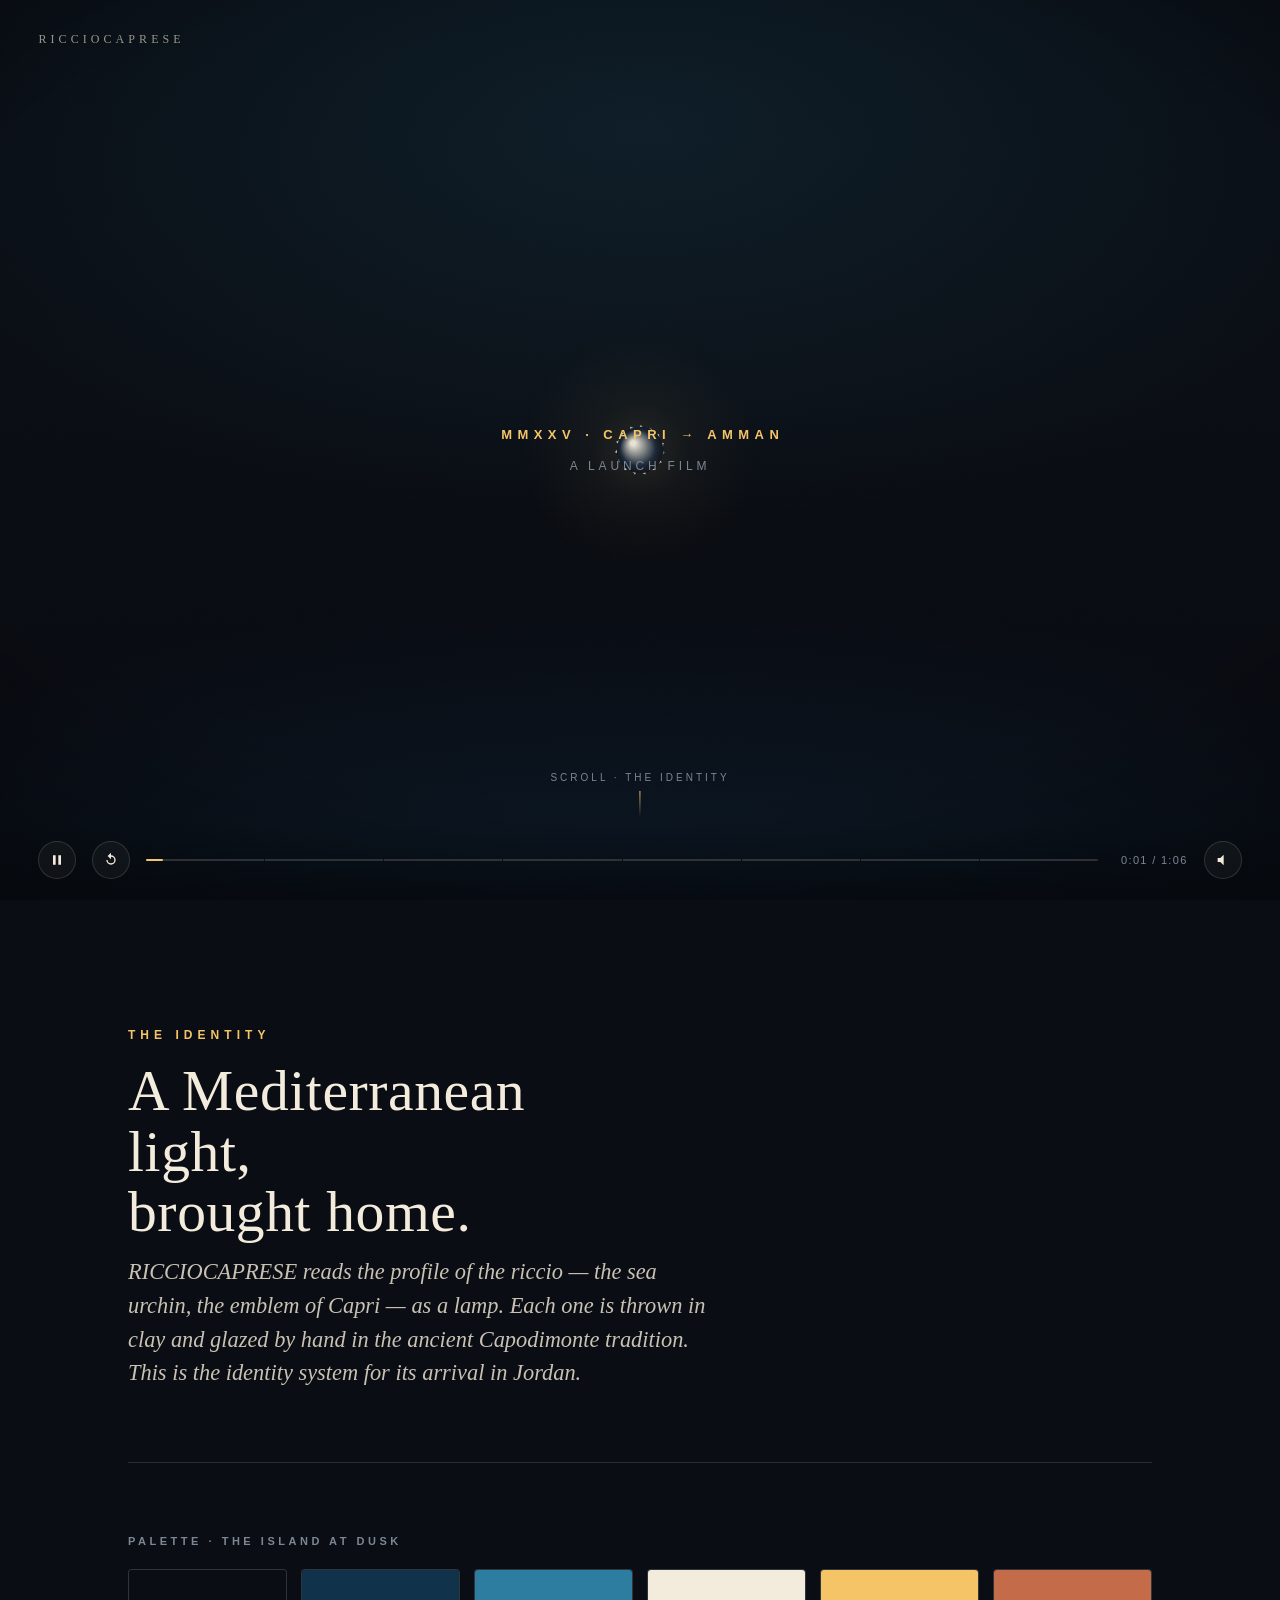
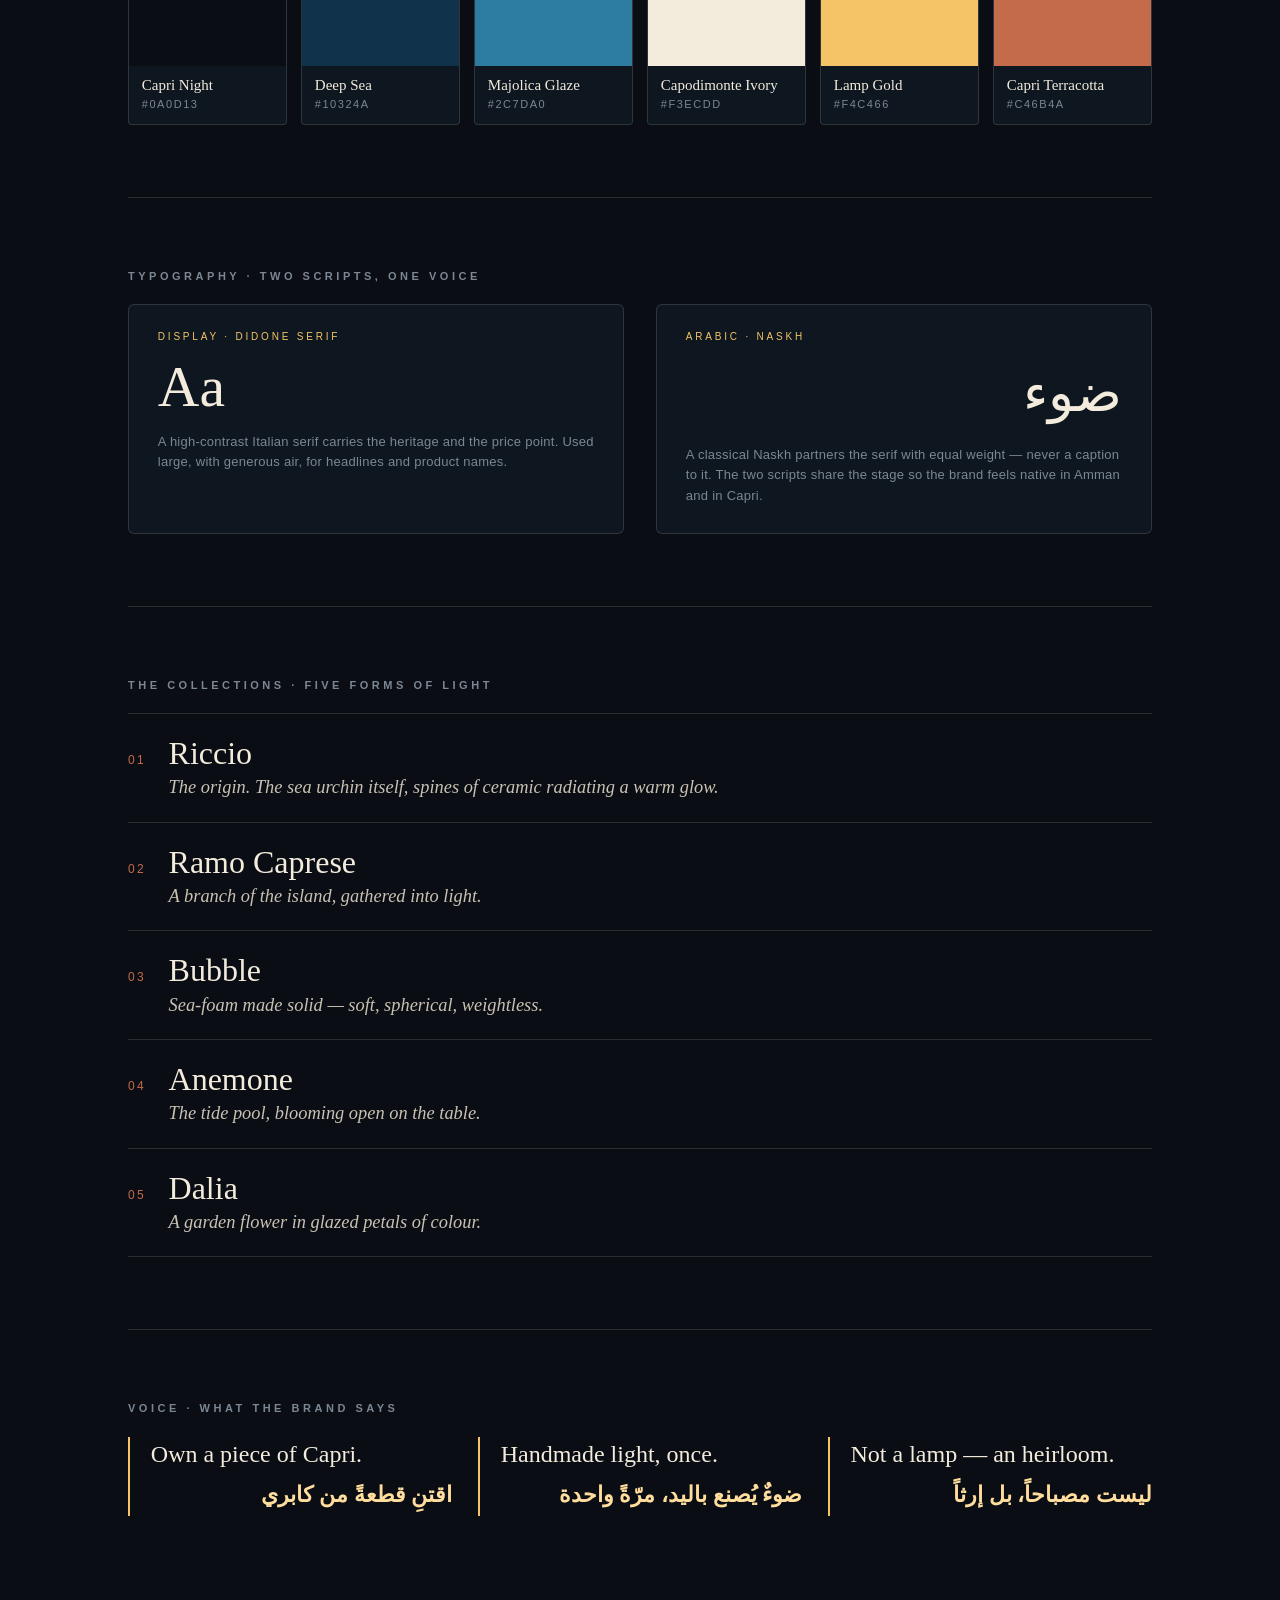
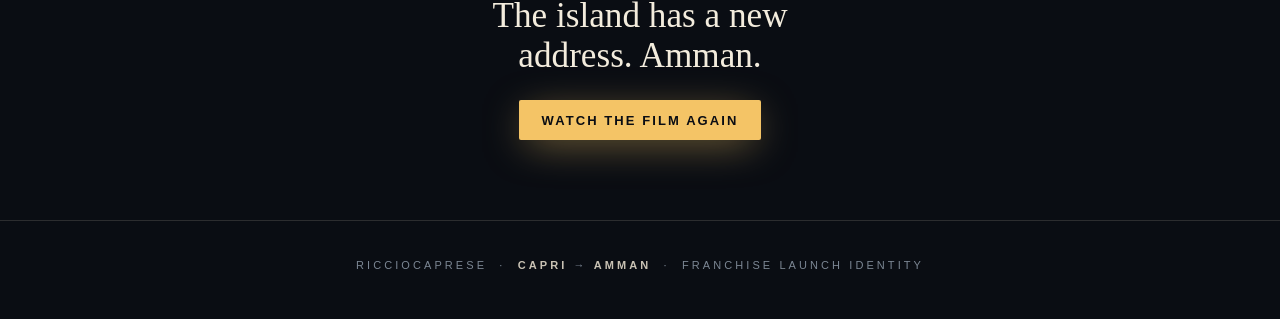
<file: ricciocaprese-launch.html>
<!doctype html>
<html lang="en" data-theme="dark">
<head>
<meta charset="utf-8">
<meta name="viewport" content="width=device-width, initial-scale=1">
<title>RICCIOCAPRESE — Capri to Amman</title>
<style>
/* ============================================================
   RICCIOCAPRESE · Capri → Amman — launch film + identity kit
   Committed single dark world (a film screen is one world).
   Every color painted explicitly so it holds on any host ground.
   ============================================================ */
:root{
  --ink:#0A0D13;          /* Capri night */
  --ink-2:#0E1620;        /* raised night */
  --sea:#10324A;          /* deep sea */
  --glaze:#2C7DA0;        /* majolica glaze blue */
  --ivory:#F3ECDD;        /* Capodimonte ceramic */
  --ivory-dim:#C9C2B4;
  --gold:#F4C466;         /* lamp light */
  --gold-glow:#FFDD9C;
  --terra:#C46B4A;        /* Capri terracotta */
  --muted:#7C8794;        /* blue-biased neutral */
  --line:rgba(243,236,221,.14);
  --serif: "Didot","Bodoni MT","Bodoni 72","Playfair Display",Georgia,"Times New Roman",serif;
  --naskh: "Amiri","Scheherazade New","Noto Naskh Arabic","Al Bayan",serif;
  --sans: "Helvetica Neue","Segoe UI",Arial,sans-serif;
  --ease: cubic-bezier(.22,.61,.36,1);
}
*{box-sizing:border-box;margin:0;padding:0}
html,body{height:100%}
body{
  background:var(--ink);
  color:var(--ivory);
  font-family:var(--sans);
  -webkit-font-smoothing:antialiased;
  text-rendering:optimizeLegibility;
  overflow-x:hidden;
}
::selection{background:var(--gold);color:var(--ink)}

/* ---------- FILM STAGE ---------- */
.film{
  position:relative;
  height:100svh;
  min-height:560px;
  overflow:hidden;
  background:
    radial-gradient(120% 80% at 50% 14%, rgba(44,125,160,.16), transparent 55%),
    radial-gradient(140% 90% at 50% 120%, rgba(16,50,74,.55), transparent 60%),
    linear-gradient(180deg,#070a10 0%, var(--ink) 45%, #070910 100%);
}
#stage{position:absolute;inset:0;width:100%;height:100%;display:block}

/* film grain + vignette overlays (self-contained SVG noise) */
.grain,.vignette{position:absolute;inset:0;pointer-events:none}
.vignette{
  background:radial-gradient(120% 100% at 50% 42%, transparent 46%, rgba(5,7,11,.55) 82%, rgba(3,4,7,.9) 100%);
  mix-blend-mode:multiply;
}
.grain{
  opacity:.06;mix-blend-mode:overlay;
  background-image:url("data:image/svg+xml,%3Csvg xmlns='http://www.w3.org/2000/svg' width='220' height='220'%3E%3Cfilter id='n'%3E%3CfeTurbulence type='fractalNoise' baseFrequency='0.85' numOctaves='2' stitchTiles='stitch'/%3E%3C/filter%3E%3Crect width='100%25' height='100%25' filter='url(%23n)'/%3E%3C/svg%3E");
  animation:grain 1.1s steps(3) infinite;
}
@keyframes grain{0%{transform:translate(0,0)}33%{transform:translate(-4px,3px)}66%{transform:translate(3px,-2px)}100%{transform:translate(0,0)}}

/* ---------- SCENES ---------- */
.scene{
  position:absolute;inset:0;
  display:flex;flex-direction:column;align-items:center;justify-content:center;
  text-align:center;padding:8vh 7vw;gap:1.1rem;
  opacity:0;visibility:hidden;
  transition:opacity 1.15s var(--ease), visibility 1.15s var(--ease);
  pointer-events:none;
}
.scene.active{opacity:1;visibility:visible}
.scene .rise{opacity:0;transform:translateY(26px);transition:opacity 1.2s var(--ease), transform 1.2s var(--ease)}
.scene.active .rise{opacity:1;transform:translateY(0)}
.scene.active .rise.d1{transition-delay:.25s}
.scene.active .rise.d2{transition-delay:.55s}
.scene.active .rise.d3{transition-delay:.9s}
.scene.active .rise.d4{transition-delay:1.25s}

.eyebrow{
  font-family:var(--sans);font-size:clamp(10px,1.5vw,13px);
  letter-spacing:.42em;text-transform:uppercase;color:var(--gold);
  font-weight:600;padding-left:.42em;
}
.ar{
  font-family:var(--naskh);direction:rtl;line-height:1.55;
  color:var(--ivory);font-weight:600;
}
.en-h{
  font-family:var(--serif);font-weight:500;line-height:1.06;
  letter-spacing:.005em;text-wrap:balance;color:var(--ivory);
}
.h-xl{font-size:clamp(2.4rem,7.2vw,6.4rem)}
.h-lg{font-size:clamp(2rem,5.6vw,4.6rem)}
.h-md{font-size:clamp(1.5rem,4vw,3rem)}
.ar-xl{font-size:clamp(2rem,6.4vw,5.4rem)}
.ar-lg{font-size:clamp(1.7rem,4.8vw,3.8rem)}
.sub{
  font-family:var(--serif);font-style:italic;color:var(--ivory-dim);
  font-size:clamp(1rem,2.1vw,1.5rem);letter-spacing:.01em;max-width:24ch;
}
.small{font-family:var(--sans);letter-spacing:.32em;text-transform:uppercase;
  font-size:clamp(9px,1.3vw,12px);color:var(--muted)}
.italic-note{font-family:var(--serif);font-style:italic;color:var(--gold-glow);
  font-size:clamp(1.1rem,2.6vw,1.9rem);letter-spacing:.02em}

/* collections list */
.collections{display:flex;flex-direction:column;gap:.15em;margin-top:.4rem}
.collections .name{
  font-family:var(--serif);font-size:clamp(1.4rem,4.2vw,3.2rem);
  color:var(--ivory);line-height:1.12;opacity:.34;transition:opacity .5s var(--ease),color .5s var(--ease)
}
.scene.active .collections .name{animation:glowName .8s var(--ease) forwards}
.collections .name:nth-child(1){animation-delay:.3s}
.collections .name:nth-child(2){animation-delay:.7s}
.collections .name:nth-child(3){animation-delay:1.1s}
.collections .name:nth-child(4){animation-delay:1.5s}
.collections .name:nth-child(5){animation-delay:1.9s}
@keyframes glowName{to{opacity:1;color:var(--gold-glow)}}

/* journey coordinates */
.journey{display:flex;align-items:center;gap:clamp(1rem,4vw,3.5rem);margin-top:.6rem;flex-wrap:wrap;justify-content:center}
.coord{display:flex;flex-direction:column;gap:.35rem}
.coord .place{font-family:var(--serif);font-size:clamp(1.3rem,3.4vw,2.4rem);color:var(--ivory)}
.coord .deg{font-family:var(--sans);letter-spacing:.28em;font-size:clamp(9px,1.3vw,12px);color:var(--gold);text-transform:uppercase}
.arc{flex:0 0 clamp(60px,18vw,220px);height:2px;background:linear-gradient(90deg,transparent,var(--glaze),var(--gold),transparent);position:relative;opacity:.9}
.arc::after{content:"";position:absolute;right:-2px;top:-3px;width:8px;height:8px;border-radius:50%;background:var(--gold);box-shadow:0 0 14px 4px var(--gold-glow)}

/* logo lockup */
.logo-lock{display:flex;flex-direction:column;align-items:center;gap:1.1rem}
.wordmark{
  font-family:var(--serif);font-weight:500;letter-spacing:.14em;
  font-size:clamp(1.6rem,5.4vw,4.2rem);color:var(--ivory);line-height:1
}
.wordmark b{font-weight:500;color:var(--gold)}
.region{font-family:var(--sans);letter-spacing:.5em;text-transform:uppercase;
  font-size:clamp(10px,1.6vw,14px);color:var(--ivory-dim);padding-left:.5em}
.cta{
  margin-top:.5rem;display:inline-flex;align-items:center;gap:.6rem;
  font-family:var(--sans);letter-spacing:.16em;text-transform:uppercase;
  font-size:clamp(11px,1.5vw,13px);font-weight:600;
  color:var(--ink);background:var(--gold);
  padding:.95em 1.7em;border-radius:2px;text-decoration:none;pointer-events:auto;
  box-shadow:0 8px 40px -8px rgba(244,196,102,.6);transition:transform .3s var(--ease),box-shadow .3s var(--ease)
}
.cta:hover{transform:translateY(-2px);box-shadow:0 14px 50px -8px rgba(244,196,102,.75)}
.cta-ar{font-family:var(--naskh);direction:rtl;font-size:clamp(13px,1.8vw,16px);color:var(--ivory-dim);margin-top:.2rem}

/* ---------- CONTROLS ---------- */
.controls{
  position:absolute;left:0;right:0;bottom:0;z-index:6;
  display:flex;align-items:center;gap:1rem;
  padding:1rem clamp(1rem,4vw,2.4rem) 1.3rem;
  background:linear-gradient(180deg,transparent,rgba(5,7,11,.7));
}
.progress{flex:1;height:2px;background:rgba(243,236,221,.16);position:relative;cursor:pointer;border-radius:2px}
.progress .bar{position:absolute;left:0;top:0;height:100%;width:0;background:var(--gold);border-radius:2px}
.ticks{position:absolute;inset:0;display:flex}
.ticks span{flex:1;border-right:1px solid rgba(10,13,19,.9)}
.ticks span:last-child{border-right:0}
.ctrl-btn{
  appearance:none;border:1px solid var(--line);background:rgba(243,236,221,.04);
  color:var(--ivory);width:38px;height:38px;border-radius:50%;cursor:pointer;
  display:grid;place-items:center;transition:background .25s,border-color .25s,color .25s;flex:0 0 auto
}
.ctrl-btn:hover{background:rgba(244,196,102,.14);border-color:var(--gold);color:var(--gold)}
.ctrl-btn:focus-visible{outline:2px solid var(--gold);outline-offset:2px}
.ctrl-btn svg{width:16px;height:16px;fill:currentColor}
.timelabel{font-family:var(--sans);font-variant-numeric:tabular-nums;letter-spacing:.12em;
  font-size:11px;color:var(--muted);flex:0 0 auto;min-width:74px;text-align:right}

/* brand watermark + scroll cue */
.stamp{position:absolute;top:clamp(1rem,3vw,2rem);left:clamp(1rem,4vw,2.4rem);z-index:5;
  font-family:var(--serif);letter-spacing:.34em;font-size:12px;color:var(--ivory-dim);opacity:.75}
.scroll-cue{position:absolute;bottom:5.2rem;left:50%;transform:translateX(-50%);z-index:5;
  font-family:var(--sans);letter-spacing:.3em;text-transform:uppercase;font-size:10px;color:var(--muted);
  display:flex;flex-direction:column;align-items:center;gap:.5rem;pointer-events:none}
.scroll-cue span{width:1px;height:26px;background:linear-gradient(var(--gold),transparent);animation:cue 2s var(--ease) infinite}
@keyframes cue{0%,100%{opacity:.2;transform:scaleY(.6)}50%{opacity:1;transform:scaleY(1)}}

/* ============ IDENTITY KIT ============ */
.kit{max-width:1120px;margin:0 auto;padding:clamp(4rem,10vw,8rem) clamp(1.4rem,5vw,3rem) 5rem}
.kit-eyebrow{font-family:var(--sans);letter-spacing:.42em;text-transform:uppercase;
  font-size:12px;color:var(--gold);font-weight:600;margin-bottom:1.2rem}
.kit h2{font-family:var(--serif);font-weight:500;font-size:clamp(2rem,5.5vw,3.6rem);
  line-height:1.05;letter-spacing:.01em;max-width:16ch;margin-bottom:.8rem;text-wrap:balance}
.kit .lede{font-family:var(--serif);font-style:italic;color:var(--ivory-dim);
  font-size:clamp(1.05rem,2.2vw,1.4rem);max-width:52ch;line-height:1.5}
.rule{height:1px;background:var(--line);margin:clamp(2.5rem,6vw,4.5rem) 0}
.block-label{font-family:var(--sans);letter-spacing:.32em;text-transform:uppercase;
  font-size:11px;color:var(--muted);margin-bottom:1.4rem;font-weight:600}

/* palette */
.swatches{display:grid;grid-template-columns:repeat(auto-fit,minmax(150px,1fr));gap:14px}
.sw{border:1px solid var(--line);border-radius:4px;overflow:hidden;background:var(--ink-2)}
.sw .chip{height:96px}
.sw .meta{padding:.7rem .8rem .9rem}
.sw .nm{font-family:var(--serif);font-size:15px;color:var(--ivory)}
.sw .hx{font-family:var(--sans);font-variant-numeric:tabular-nums;letter-spacing:.14em;
  font-size:11px;color:var(--muted);text-transform:uppercase;margin-top:.2rem}

/* type specimen */
.type-grid{display:grid;grid-template-columns:1fr;gap:2rem}
@media(min-width:760px){.type-grid{grid-template-columns:1fr 1fr}}
.spec{border:1px solid var(--line);border-radius:6px;padding:1.6rem 1.8rem;background:var(--ink-2)}
.spec .role{font-family:var(--sans);letter-spacing:.28em;text-transform:uppercase;font-size:10px;color:var(--gold);margin-bottom:1rem}
.spec .big-serif{font-family:var(--serif);font-size:clamp(2.4rem,6vw,3.6rem);line-height:1;color:var(--ivory)}
.spec .big-naskh{font-family:var(--naskh);direction:rtl;font-size:clamp(2.2rem,6vw,3.4rem);line-height:1.3;color:var(--ivory)}
.spec .note{font-family:var(--sans);font-size:13px;color:var(--muted);margin-top:1rem;letter-spacing:.02em;line-height:1.6}

/* collections kit */
.coll-list{display:grid;grid-template-columns:1fr;gap:0}
.coll-row{display:grid;grid-template-columns:auto 1fr;gap:1.4rem;align-items:baseline;
  padding:1.3rem 0;border-top:1px solid var(--line)}
.coll-row:last-child{border-bottom:1px solid var(--line)}
.coll-row .idx{font-family:var(--sans);font-variant-numeric:tabular-nums;font-size:12px;color:var(--terra);letter-spacing:.2em}
.coll-row .cn{font-family:var(--serif);font-size:clamp(1.4rem,3.4vw,2rem);color:var(--ivory)}
.coll-row .cd{font-family:var(--serif);font-style:italic;color:var(--ivory-dim);font-size:clamp(.95rem,2vw,1.15rem);margin-top:.15rem;line-height:1.45}

/* voice */
.voice{display:grid;grid-template-columns:1fr;gap:1.6rem}
@media(min-width:720px){.voice{grid-template-columns:repeat(3,1fr)}}
.tagcard{border-left:2px solid var(--gold);padding:.2rem 0 .2rem 1.3rem}
.tagcard .en{font-family:var(--serif);font-size:clamp(1.15rem,2.6vw,1.5rem);color:var(--ivory);line-height:1.2}
.tagcard .ar{font-size:clamp(1.1rem,2.6vw,1.4rem);margin-top:.6rem;color:var(--gold-glow);font-weight:600}

/* kit CTA */
.kit-cta{margin-top:clamp(3rem,7vw,5rem);text-align:center;display:flex;flex-direction:column;align-items:center;gap:1rem}
.kit-cta .line{font-family:var(--serif);font-size:clamp(1.4rem,3.6vw,2.2rem);color:var(--ivory);text-wrap:balance;max-width:20ch}
footer{border-top:1px solid var(--line);text-align:center;padding:2.4rem 1rem 3rem;
  font-family:var(--sans);font-size:11px;letter-spacing:.28em;text-transform:uppercase;color:var(--muted)}
footer b{color:var(--ivory-dim);font-weight:600}

@media (prefers-reduced-motion: reduce){
  .grain{animation:none}
  .scroll-cue span{animation:none}
  .scene,.scene .rise{transition-duration:.35s}
}
</style>
</head>
<body>

<!-- ===================== FILM ===================== -->
<div class="film" id="film">
  <canvas id="stage" aria-hidden="true"></canvas>
  <div class="grain" aria-hidden="true"></div>
  <div class="vignette" aria-hidden="true"></div>
  <div class="stamp">RICCIOCAPRESE</div>

  <!-- 0 · spark -->
  <section class="scene" data-scene="0" aria-label="Opening">
    <div class="eyebrow rise">MMXXV · CAPRI &rarr; AMMAN</div>
    <div class="small rise d2">A launch film</div>
  </section>

  <!-- 1 · origin -->
  <section class="scene" data-scene="1">
    <div class="small rise">Isola di Capri</div>
    <h1 class="en-h h-xl rise d1">From the island<br>of Capri</h1>
    <div class="ar ar-lg rise d2">مِن جزيرةِ كابري</div>
    <p class="sub rise d3">where the sea urchin became a symbol of the sun</p>
  </section>

  <!-- 2 · craft -->
  <section class="scene" data-scene="2">
    <div class="italic-note rise">Fatto a mano.</div>
    <h2 class="en-h h-md rise d1">Thrown by hand in clay,<br>glazed by the master potters<br>of Capodimonte.</h2>
    <div class="ar ar-lg rise d3">تُصاغ باليد، وتُطلى على يدِ صنّاع كابوديمونتي</div>
  </section>

  <!-- 3 · ignition -->
  <section class="scene" data-scene="3">
    <h2 class="en-h h-lg rise d1">Then &mdash; light.</h2>
    <div class="ar ar-xl rise d2">ثمّ… يولدُ الضوء</div>
  </section>

  <!-- 4 · collections -->
  <section class="scene" data-scene="4">
    <div class="eyebrow rise">Five forms of light &nbsp;·&nbsp; خمسةُ أشكالٍ للضوء</div>
    <div class="collections rise d1">
      <div class="name">Riccio</div>
      <div class="name">Ramo Caprese</div>
      <div class="name">Bubble</div>
      <div class="name">Anemone</div>
      <div class="name">Dalia</div>
    </div>
  </section>

  <!-- 5 · journey -->
  <section class="scene" data-scene="5">
    <h2 class="en-h h-md rise">A piece of Capri,<br>home in Amman.</h2>
    <div class="ar ar-lg rise d1">قطعةٌ من كابري، تُضيءُ بيتَكَ في عمّان</div>
    <div class="journey rise d2">
      <div class="coord"><div class="place">Capri</div><div class="deg">40.55° N</div></div>
      <div class="arc"></div>
      <div class="coord"><div class="place">Amman</div><div class="deg">31.95° N</div></div>
    </div>
  </section>

  <!-- 6 · thesis -->
  <section class="scene" data-scene="6">
    <h2 class="en-h h-lg rise">Not a lamp.<br>An heirloom of light.</h2>
    <div class="ar ar-xl rise d2">ليست مصباحاً… بل إرثٌ من ضوء</div>
  </section>

  <!-- 7 · lockup -->
  <section class="scene" data-scene="7">
    <div class="logo-lock">
      <div class="wordmark rise">RICCIO<b>CAPRESE</b></div>
      <div class="region rise d1">Jordan &nbsp;·&nbsp; الأردن</div>
      <a class="cta rise d2" href="#kit">Reserve a piece · Private showroom, Amman</a>
      <div class="cta-ar rise d3">احجز قطعتك — صالة العرض الخاصة، عمّان</div>
    </div>
  </section>

  <div class="scroll-cue" aria-hidden="true">Scroll · the identity<span></span></div>

  <!-- controls -->
  <div class="controls" role="group" aria-label="Film controls">
    <button class="ctrl-btn" id="playBtn" aria-label="Pause"></button>
    <button class="ctrl-btn" id="replayBtn" aria-label="Replay from start">
      <svg viewBox="0 0 24 24"><path d="M12 5V1L7 6l5 5V7a5 5 0 1 1-5 5H5a7 7 0 1 0 7-7z"/></svg>
    </button>
    <div class="progress" id="progress" role="slider" aria-label="Timeline" aria-valuemin="0" aria-valuemax="100" aria-valuenow="0" tabindex="0">
      <div class="bar" id="bar"></div>
      <div class="ticks" id="ticks"></div>
    </div>
    <div class="timelabel" id="timelabel">0:00 / 1:05</div>
    <button class="ctrl-btn" id="soundBtn" aria-label="Enable ambient sound">
      <svg viewBox="0 0 24 24"><path d="M4 9v6h4l5 5V4L8 9H4z"/></svg>
    </button>
  </div>
</div>

<!-- ===================== IDENTITY KIT ===================== -->
<main class="kit" id="kit">
  <div class="kit-eyebrow">The Identity</div>
  <h2>A Mediterranean light, brought home.</h2>
  <p class="lede">RICCIOCAPRESE reads the profile of the <em>riccio</em> — the sea urchin, the emblem of Capri — as a lamp. Each one is thrown in clay and glazed by hand in the ancient Capodimonte tradition. This is the identity system for its arrival in Jordan.</p>

  <div class="rule"></div>

  <div class="block-label">Palette · the island at dusk</div>
  <div class="swatches" id="swatches"></div>

  <div class="rule"></div>

  <div class="block-label">Typography · two scripts, one voice</div>
  <div class="type-grid">
    <div class="spec">
      <div class="role">Display · Didone serif</div>
      <div class="big-serif">Aa</div>
      <div class="note">A high-contrast Italian serif carries the heritage and the price point. Used large, with generous air, for headlines and product names.</div>
    </div>
    <div class="spec">
      <div class="role">Arabic · Naskh</div>
      <div class="big-naskh">ضوء</div>
      <div class="note">A classical Naskh partners the serif with equal weight — never a caption to it. The two scripts share the stage so the brand feels native in Amman and in Capri.</div>
    </div>
  </div>

  <div class="rule"></div>

  <div class="block-label">The collections · five forms of light</div>
  <div class="coll-list">
    <div class="coll-row"><div class="idx">01</div><div><div class="cn">Riccio</div><div class="cd">The origin. The sea urchin itself, spines of ceramic radiating a warm glow.</div></div></div>
    <div class="coll-row"><div class="idx">02</div><div><div class="cn">Ramo Caprese</div><div class="cd">A branch of the island, gathered into light.</div></div></div>
    <div class="coll-row"><div class="idx">03</div><div><div class="cn">Bubble</div><div class="cd">Sea-foam made solid — soft, spherical, weightless.</div></div></div>
    <div class="coll-row"><div class="idx">04</div><div><div class="cn">Anemone</div><div class="cd">The tide pool, blooming open on the table.</div></div></div>
    <div class="coll-row"><div class="idx">05</div><div><div class="cn">Dalia</div><div class="cd">A garden flower in glazed petals of colour.</div></div></div>
  </div>

  <div class="rule"></div>

  <div class="block-label">Voice · what the brand says</div>
  <div class="voice">
    <div class="tagcard"><div class="en">Own a piece of Capri.</div><div class="ar" dir="rtl">اقتنِ قطعةً من كابري</div></div>
    <div class="tagcard"><div class="en">Handmade light, once.</div><div class="ar" dir="rtl">ضوءٌ يُصنع باليد، مرّةً واحدة</div></div>
    <div class="tagcard"><div class="en">Not a lamp — an heirloom.</div><div class="ar" dir="rtl">ليست مصباحاً، بل إرثاً</div></div>
  </div>

  <div class="kit-cta">
    <div class="line">The island has a new address. Amman.</div>
    <a class="cta" href="#film">Watch the film again</a>
  </div>
</main>

<footer>RICCIOCAPRESE &nbsp;·&nbsp; <b>Capri</b> &rarr; <b>Amman</b> &nbsp;·&nbsp; Franchise launch identity</footer>

<script>
(function(){
  "use strict";
  var reduced = window.matchMedia && window.matchMedia("(prefers-reduced-motion: reduce)").matches;

  /* ---------- timeline ---------- */
  var SCENES = [
    {id:0, dur:4.5}, {id:1, dur:8}, {id:2, dur:9}, {id:3, dur:8},
    {id:4, dur:12}, {id:5, dur:9}, {id:6, dur:7.5}, {id:7, dur:8}
  ];
  var TOTAL = SCENES.reduce(function(a,s){return a+s.dur;},0);
  // cumulative start times
  var starts=[]; (function(){var t=0;for(var i=0;i<SCENES.length;i++){starts.push(t);t+=SCENES[i].dur;}})();

  var sceneEls = Array.prototype.slice.call(document.querySelectorAll(".scene"));
  var bar = document.getElementById("bar");
  var progress = document.getElementById("progress");
  var ticksWrap = document.getElementById("ticks");
  var timelabel = document.getElementById("timelabel");
  var playBtn = document.getElementById("playBtn");
  var replayBtn = document.getElementById("replayBtn");
  var soundBtn = document.getElementById("soundBtn");

  // build ticks
  SCENES.forEach(function(){var s=document.createElement("span");ticksWrap.appendChild(s);});

  var playIcon = '<svg viewBox="0 0 24 24"><path d="M8 5v14l11-7z"/></svg>';
  var pauseIcon = '<svg viewBox="0 0 24 24"><path d="M6 5h4v14H6zM14 5h4v14h-4z"/></svg>';
  playBtn.innerHTML = pauseIcon;

  var elapsed = 0;         // seconds into film
  var playing = !reduced;  // autoplay unless reduced motion
  var lastTs = null;
  var curScene = -1;

  function fmt(sec){var m=Math.floor(sec/60), s=Math.floor(sec%60);return m+":"+(s<10?"0":"")+s;}

  function sceneAt(t){
    for(var i=SCENES.length-1;i>=0;i--){ if(t>=starts[i]) return i; }
    return 0;
  }
  function localProgress(t,i){ return Math.min(1,(t-starts[i])/SCENES[i].dur); }

  function setScene(i){
    if(i===curScene) return;
    curScene=i;
    for(var k=0;k<sceneEls.length;k++){ sceneEls[k].classList.toggle("active", k===i); }
  }

  function updateUI(){
    var pct = (elapsed/TOTAL)*100;
    bar.style.width = pct+"%";
    progress.setAttribute("aria-valuenow", Math.round(pct));
    timelabel.textContent = fmt(elapsed)+" / "+fmt(TOTAL);
  }

  /* ---------- canvas urchin ---------- */
  var canvas = document.getElementById("stage");
  var ctx = canvas.getContext("2d");
  var DPR = Math.min(window.devicePixelRatio||1, 2);
  var W=0,H=0;
  function resize(){
    var r = canvas.getBoundingClientRect();
    W=r.width; H=r.height;
    canvas.width=Math.round(W*DPR); canvas.height=Math.round(H*DPR);
    ctx.setTransform(DPR,0,0,DPR,0,0);
  }
  window.addEventListener("resize", resize); resize();

  var TAU=Math.PI*2, SPIKES=104;
  function easeInOut(x){return x<.5?2*x*x:1-Math.pow(-2*x+2,2)/2;}
  function clamp01(x){return x<0?0:x>1?1:x;}
  function lerp(a,b,t){return a+(b-a)*t;}
  function mix(c1,c2,t){return [Math.round(lerp(c1[0],c2[0],t)),Math.round(lerp(c1[1],c2[1],t)),Math.round(lerp(c1[2],c2[2],t))];}
  var IVORY=[243,236,221], GOLD=[244,196,102], GLAZE=[44,125,160], WARM=[255,221,156];

  // derive urchin state from scene + local progress
  function urchinState(scene, lp){
    // presence: how "grown" the spikes are; ignite: how lit; scale; xOff (-1..1 fraction); dim
    var st={presence:0, ignite:0, scale:1, xOff:0, dim:1};
    switch(scene){
      case 0: st.presence=lerp(0.02,0.12,easeInOut(lp)); st.ignite=0; st.scale=0.5; break;
      case 1: st.presence=easeInOut(clamp01(lp*1.15)); st.ignite=0; st.scale=lerp(0.55,0.85,easeInOut(lp)); break;
      case 2: st.presence=1; st.ignite=lerp(0,0.06,lp); st.scale=0.9; break;
      case 3: st.presence=1; st.ignite=easeInOut(clamp01(lp*1.1)); st.scale=lerp(0.9,1.02,easeInOut(lp)); break;
      case 4: st.presence=1; st.ignite=1; st.scale=0.62; st.xOff=lerp(0,0.42,easeInOut(clamp01(lp*1.4))); st.dim=lerp(1,0.7,lp); break;
      case 5: st.presence=1; st.ignite=0.9; st.scale=0.4; st.xOff=0.0; st.dim=0.5; break;
      case 6: st.presence=1; st.ignite=0.85; st.scale=0.95; st.dim=lerp(0.6,1,easeInOut(lp)); break;
      case 7: st.presence=1; st.ignite=0.7; st.scale=1.15; st.dim=lerp(1,0.28,easeInOut(clamp01(lp*1.3))); break;
    }
    return st;
  }

  var globalRot=0;
  function drawUrchin(t, st){
    ctx.clearRect(0,0,W,H);
    if(st.presence<=0) return;
    var cx = W*0.5 + st.xOff*W*0.28;
    var cy = H*0.5;
    var base = Math.min(W,H)*0.19*st.scale;
    var R = base*(0.9+0.1*st.presence);
    var inner = R*0.30;
    var breathe = 1 + Math.sin(t*1.1)*0.02*st.ignite;
    R*=breathe;

    // outer glow
    var glowR = R*(1.6+st.ignite*2.4);
    var g = ctx.createRadialGradient(cx,cy,inner*0.3, cx,cy,glowR);
    g.addColorStop(0, "rgba(255,221,156,"+(0.10+0.60*st.ignite)*st.dim+")");
    g.addColorStop(0.35, "rgba(244,196,102,"+(0.04+0.28*st.ignite)*st.dim+")");
    g.addColorStop(1, "rgba(244,196,102,0)");
    ctx.globalCompositeOperation="lighter";
    ctx.fillStyle=g; ctx.beginPath(); ctx.arc(cx,cy,glowR,0,TAU); ctx.fill();
    ctx.globalCompositeOperation="source-over";

    // spikes
    var rot = globalRot;
    for(var i=0;i<SPIKES;i++){
      var a = rot + (i/SPIKES)*TAU;
      // per-spike length variance for organic feel
      var v = 0.86 + 0.14*Math.sin(i*12.9898)*Math.cos(i*4.1);
      var grow = clamp01(st.presence*1.25 - (i%7)*0.03);
      var len = inner + (R-inner)*v*grow;
      if(len<=inner) continue;
      var majolica = (i%6===0); // some spikes glazed blue when unlit
      var coldCol = majolica ? GLAZE : IVORY;
      var col = mix(coldCol, GOLD, st.ignite);
      var tipCol = mix(col, WARM, st.ignite*0.6);
      var bw = R*0.021*(0.7+0.6*grow);
      var px=Math.cos(a), py=Math.sin(a);
      var nx=-py, ny=px;
      var bx=cx+px*inner, by=cy+py*inner;
      var tx=cx+px*len, ty=cy+py*len;
      var grad=ctx.createLinearGradient(bx,by,tx,ty);
      grad.addColorStop(0,"rgba("+col[0]+","+col[1]+","+col[2]+","+(0.85*st.dim)+")");
      grad.addColorStop(1,"rgba("+tipCol[0]+","+tipCol[1]+","+tipCol[2]+","+(0.95*st.dim)+")");
      ctx.fillStyle=grad;
      ctx.beginPath();
      ctx.moveTo(bx+nx*bw, by+ny*bw);
      ctx.lineTo(tx, ty);
      ctx.lineTo(bx-nx*bw, by-ny*bw);
      ctx.closePath();
      ctx.fill();
    }

    // ceramic core
    var core=ctx.createRadialGradient(cx-inner*0.3,cy-inner*0.3,inner*0.1, cx,cy,inner*1.05);
    var coreLit=mix([28,42,58], WARM, st.ignite*0.9);
    core.addColorStop(0,"rgba("+Math.round(lerp(243,255,st.ignite))+","+Math.round(lerp(236,221,st.ignite))+","+Math.round(lerp(221,156,st.ignite))+","+(0.95*st.dim)+")");
    core.addColorStop(0.7,"rgba("+coreLit[0]+","+coreLit[1]+","+coreLit[2]+","+(0.9*st.dim)+")");
    core.addColorStop(1,"rgba(10,13,19,"+(0.6*st.dim)+")");
    ctx.fillStyle=core;
    ctx.beginPath(); ctx.arc(cx,cy,inner,0,TAU); ctx.fill();

    // hot center when lit
    if(st.ignite>0.05){
      var hot=ctx.createRadialGradient(cx,cy,0,cx,cy,inner*0.8);
      hot.addColorStop(0,"rgba(255,240,210,"+(0.9*st.ignite*st.dim)+")");
      hot.addColorStop(1,"rgba(255,221,156,0)");
      ctx.globalCompositeOperation="lighter";
      ctx.fillStyle=hot; ctx.beginPath(); ctx.arc(cx,cy,inner*0.8,0,TAU); ctx.fill();
      ctx.globalCompositeOperation="source-over";
    }
  }

  function renderFrame(dt){
    var i = sceneAt(elapsed);
    setScene(i);
    var lp = localProgress(elapsed, i);
    var st = urchinState(i, lp);
    globalRot += dt*0.06*(1+st.ignite*0.5);
    drawUrchin(performance ? elapsed : elapsed, st);
    updateUI();
  }

  /* ---------- loop ---------- */
  function tick(ts){
    if(lastTs==null) lastTs=ts;
    var dt=(ts-lastTs)/1000; lastTs=ts;
    if(dt>0.1) dt=0.1;
    if(playing){
      elapsed += dt;
      if(elapsed>=TOTAL){ elapsed = elapsed % TOTAL; curScene=-1; }
    }
    renderFrame(dt);
    requestAnimationFrame(tick);
  }

  // initial paint + start
  if(reduced){
    playing=false; elapsed=starts[1]; curScene=-1; playBtn.innerHTML=playIcon; playBtn.setAttribute("aria-label","Play");
    renderFrame(0);
  }
  requestAnimationFrame(tick);

  /* ---------- controls ---------- */
  playBtn.addEventListener("click", function(){
    playing=!playing; lastTs=null;
    playBtn.innerHTML = playing?pauseIcon:playIcon;
    playBtn.setAttribute("aria-label", playing?"Pause":"Play");
  });
  replayBtn.addEventListener("click", function(){ elapsed=0; curScene=-1; if(!playing){renderFrame(0);} });

  function seekFromEvent(e){
    var r=progress.getBoundingClientRect();
    var x=(e.touches?e.touches[0].clientX:e.clientX)-r.left;
    elapsed = Math.max(0,Math.min(1,x/r.width))*TOTAL; curScene=-1;
    if(!playing) renderFrame(0);
  }
  progress.addEventListener("click", seekFromEvent);
  progress.addEventListener("keydown", function(e){
    if(e.key==="ArrowRight"){ elapsed=Math.min(TOTAL,elapsed+2); curScene=-1; if(!playing)renderFrame(0); }
    if(e.key==="ArrowLeft"){ elapsed=Math.max(0,elapsed-2); curScene=-1; if(!playing)renderFrame(0); }
  });

  /* ---------- ambient sound (Web Audio, user-gesture) ---------- */
  var audio=null, soundOn=false;
  var soundOnIcon='<svg viewBox="0 0 24 24"><path d="M4 9v6h4l5 5V4L8 9H4zm12.5 3a4.5 4.5 0 0 0-2.5-4v8a4.5 4.5 0 0 0 2.5-4zM14 3.2v2.1a7 7 0 0 1 0 13.4v2.1a9 9 0 0 0 0-17.6z"/></svg>';
  var soundOffIcon='<svg viewBox="0 0 24 24"><path d="M4 9v6h4l5 5V4L8 9H4zm15.5 3l2.3-2.3-1.4-1.4L18 10.6 15.7 8.3l-1.4 1.4L16.6 12l-2.3 2.3 1.4 1.4L18 13.4l2.3 2.3 1.4-1.4z"/></svg>';
  function buildAudio(){
    var AC=window.AudioContext||window.webkitAudioContext; if(!AC) return null;
    var ac=new AC();
    var master=ac.createGain(); master.gain.value=0; master.connect(ac.destination);
    var lp=ac.createBiquadFilter(); lp.type="lowpass"; lp.frequency.value=680; lp.connect(master);
    var freqs=[110,164.81,220]; // A2 drone + E + A
    freqs.forEach(function(f,idx){
      var o=ac.createOscillator(); o.type= idx===2?"triangle":"sine"; o.frequency.value=f;
      var g=ac.createGain(); g.gain.value= idx===2?0.12:0.22; o.connect(g); g.connect(lp);
      // slow LFO on gain for breathing
      var lfo=ac.createOscillator(); lfo.frequency.value=0.05+idx*0.017;
      var lg=ac.createGain(); lg.gain.value=0.06; lfo.connect(lg); lg.connect(g.gain);
      o.start(); lfo.start();
    });
    return {ac:ac, master:master};
  }
  soundBtn.addEventListener("click", function(){
    if(!audio){ audio=buildAudio(); if(!audio){soundBtn.disabled=true;return;} }
    if(audio.ac.state==="suspended") audio.ac.resume();
    soundOn=!soundOn;
    var now=audio.ac.currentTime;
    audio.master.gain.cancelScheduledValues(now);
    audio.master.gain.setValueAtTime(audio.master.gain.value, now);
    audio.master.gain.linearRampToValueAtTime(soundOn?0.28:0.0, now+1.2);
    soundBtn.innerHTML = soundOn?soundOnIcon:soundOffIcon;
    soundBtn.setAttribute("aria-label", soundOn?"Mute ambient sound":"Enable ambient sound");
  });

  /* ---------- pause film when scrolled away (perf) ---------- */
  var filmEl=document.getElementById("film");
  if("IntersectionObserver" in window){
    var wasPlaying=false;
    new IntersectionObserver(function(ents){
      ents.forEach(function(en){
        if(en.intersectionRatio<0.15){ if(playing){wasPlaying=true; playing=false;} }
        else if(wasPlaying && !reduced){ playing=true; wasPlaying=false; lastTs=null; }
      });
    },{threshold:[0,0.15,0.5]}).observe(filmEl);
  }

  // build palette swatches
  var PAL=[
    ["Capri Night","#0A0D13"],["Deep Sea","#10324A"],["Majolica Glaze","#2C7DA0"],
    ["Capodimonte Ivory","#F3ECDD"],["Lamp Gold","#F4C466"],["Capri Terracotta","#C46B4A"]
  ];
  var sw=document.getElementById("swatches");
  PAL.forEach(function(p){
    var d=document.createElement("div"); d.className="sw";
    var textDark = (p[1]==="#F3ECDD"||p[1]==="#F4C466");
    d.innerHTML='<div class="chip" style="background:'+p[1]+'"></div><div class="meta"><div class="nm">'+p[0]+'</div><div class="hx">'+p[1]+'</div></div>';
    sw.appendChild(d);
  });
})();
</script>
</body>
</html>
</file>
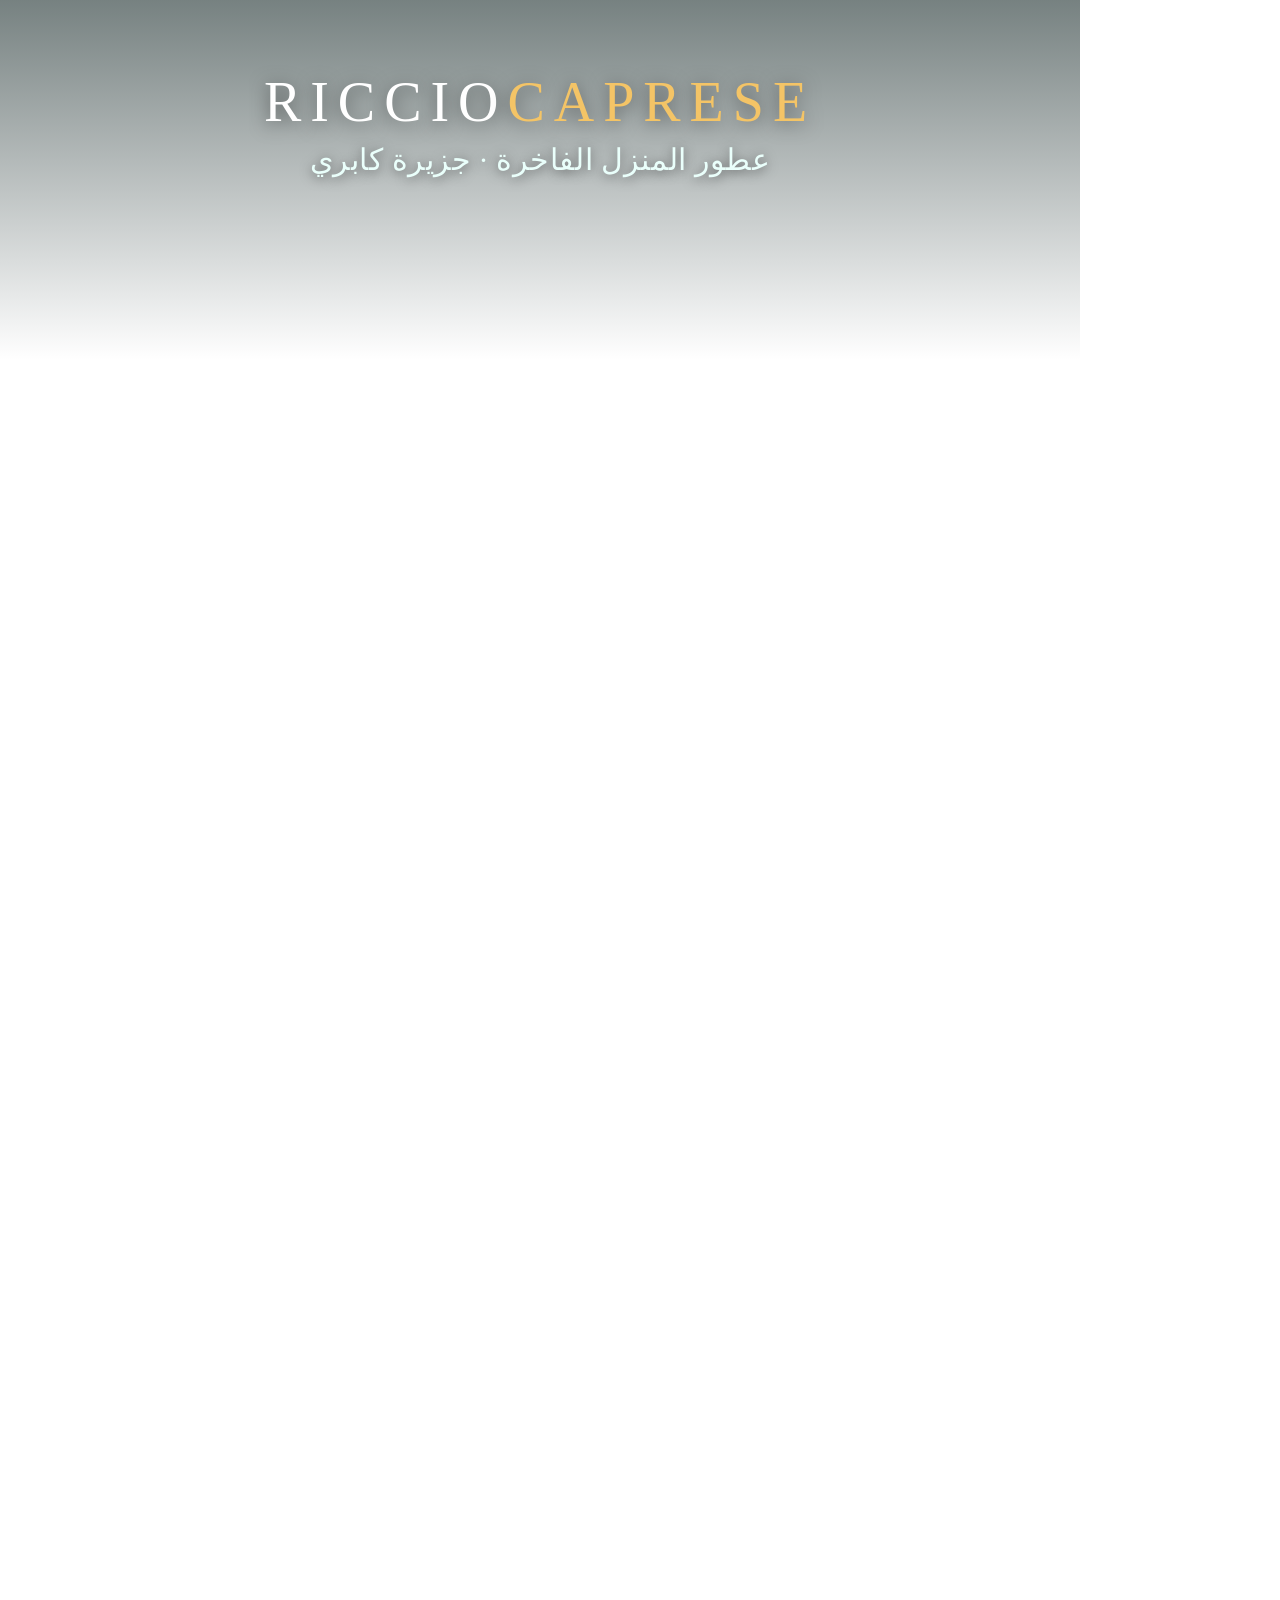
<file: ricciocaprese-overlay-pack.html>
<!doctype html>
<html lang="ar">
<head>
<meta charset="utf-8">
<meta name="viewport" content="width=device-width, initial-scale=1">
<style>
:root{
  --gold:#F4C466; --gold-sh:#9c6b1c; --ink:#0A0D13;
  --heavy:"Tahoma","Arial Black","Arial",sans-serif;
  --serif:"Didot","Bodoni MT","Playfair Display",Georgia,serif;
  --sans:"Helvetica Neue","Segoe UI",Arial,sans-serif;
  --naskh:"Amiri","Scheherazade New","Noto Naskh Arabic",serif;
}
*{box-sizing:border-box;margin:0;padding:0}
html,body{width:1080px;height:1920px;background:transparent;overflow:hidden}
.frame{position:relative;width:1080px;height:1920px;background:transparent;font-family:var(--sans)}
.hide{display:none!important}

/* soft scrims for legibility (mostly transparent) */
.scrim-top{position:absolute;top:0;left:0;right:0;height:360px;background:linear-gradient(180deg,rgba(6,26,25,.55),rgba(6,26,25,0))}
.scrim-bot{position:absolute;bottom:0;left:0;right:0;height:620px;background:linear-gradient(0deg,rgba(6,26,25,.62),rgba(6,26,25,0))}

/* LOGO (top) */
.logo{position:absolute;top:70px;left:0;right:0;text-align:center}
.logo .wm{font-family:var(--serif);letter-spacing:.16em;font-size:56px;color:#fff;text-shadow:0 3px 18px rgba(0,0,0,.5)}
.logo .wm b{color:var(--gold);font-weight:500}
.logo .ar{font-family:var(--naskh);font-size:30px;color:#eafffb;letter-spacing:.02em;margin-top:8px;text-shadow:0 2px 12px rgba(0,0,0,.55)}

/* HERO (lower third) */
.hero{position:absolute;left:0;right:0;bottom:520px;text-align:center;padding:0 90px}
.hero .kick{font-family:var(--heavy);font-weight:700;direction:rtl;font-size:40px;color:#fff;margin-bottom:26px;text-shadow:0 2px 14px rgba(0,0,0,.6)}
.hero .h{font-family:var(--heavy);font-weight:900;direction:rtl;font-size:150px;line-height:1;color:#fff;letter-spacing:-2px;
  text-shadow:0 5px 0 var(--gold-sh),0 10px 0 #6d480f,0 22px 40px rgba(0,0,0,.6)}
.hero .h .g{color:var(--gold);text-shadow:0 5px 0 #8a5c14,0 10px 0 #5e3f0d,0 22px 40px rgba(0,0,0,.6)}
.hero .en{font-family:var(--serif);font-style:italic;font-size:46px;color:#eafffb;margin-top:24px;text-shadow:0 2px 16px rgba(0,0,0,.6)}

/* CTA (bottom) */
.cta{position:absolute;left:0;right:0;bottom:150px;text-align:center;display:flex;flex-direction:column;align-items:center;gap:26px}
.cta .btn{font-family:var(--heavy);font-weight:900;direction:rtl;font-size:60px;color:var(--ink);background:var(--gold);
  padding:26px 60px;border-radius:14px;box-shadow:0 14px 44px -8px rgba(244,196,102,.7),0 5px 0 var(--gold-sh)}
.cta .wm{font-family:var(--serif);letter-spacing:.16em;font-size:44px;color:#fff;text-shadow:0 2px 16px rgba(0,0,0,.6)}
.cta .wm b{color:var(--gold);font-weight:500}
.cta .region{font-family:var(--sans);letter-spacing:.4em;text-transform:uppercase;font-size:24px;color:#dff5f0;text-shadow:0 2px 12px rgba(0,0,0,.6)}
</style>
</head>
<body>
<div class="frame" id="frame">
  <div class="scrim-top s-logo hide"></div>
  <div class="logo blk" data-o="logo">
    <div class="wm">RICCIO<b>CAPRESE</b></div>
    <div class="ar">عطور المنزل الفاخرة · جزيرة كابري</div>
  </div>

  <div class="scrim-bot s-hero hide"></div>
  <div class="hero blk hide" data-o="hero">
    <div class="kick">عبق جزيرة كابري… الآن في الأردن</div>
    <div class="h"><span class="g">كابري</span> في بيتك</div>
    <div class="en">The scent of Capri, at home.</div>
  </div>

  <div class="scrim-bot s-cta hide"></div>
  <div class="cta blk hide" data-o="cta">
    <div class="btn">احجز عطرك اليوم</div>
    <div class="wm">RICCIO<b>CAPRESE</b></div>
    <div class="region">Amman · الأردن</div>
  </div>
</div>
<script>
  var o=(location.hash.match(/o=(\w+)/)||[])[1]||"logo";
  document.querySelectorAll(".blk").forEach(function(b){b.classList.toggle("hide", b.getAttribute("data-o")!==o);});
  if(o==="logo") document.querySelector(".s-logo").classList.remove("hide");
  if(o==="hero") document.querySelector(".s-hero").classList.remove("hide");
  if(o==="cta"){ document.querySelector(".s-cta").classList.remove("hide"); document.querySelector(".logo").classList.remove("hide"); document.querySelector(".s-logo")&&null; }
</script>
</body>
</html>
</file>
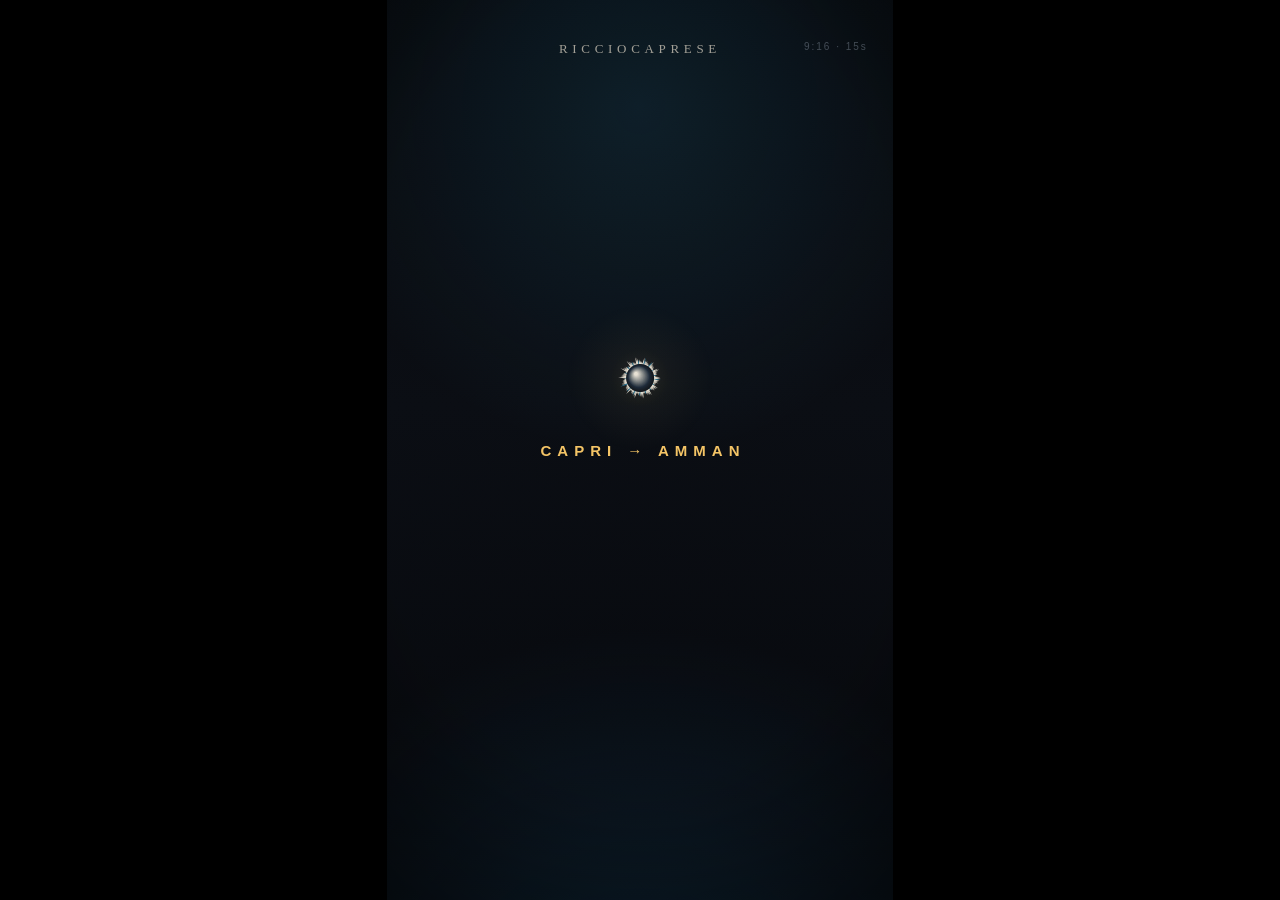
<file: ricciocaprese-reel-9x16.html>
<!doctype html>
<html lang="en" data-theme="dark">
<head>
<meta charset="utf-8">
<meta name="viewport" content="width=device-width, initial-scale=1">
<title>RICCIOCAPRESE — 15s Reel (9:16)</title>
<style>
:root{
  --ink:#0A0D13;--sea:#10324A;--glaze:#2C7DA0;--ivory:#F3ECDD;--ivory-dim:#C9C2B4;
  --gold:#F4C466;--gold-glow:#FFDD9C;--terra:#C46B4A;--muted:#7C8794;
  --serif:"Didot","Bodoni MT","Bodoni 72","Playfair Display",Georgia,"Times New Roman",serif;
  --naskh:"Amiri","Scheherazade New","Noto Naskh Arabic","Al Bayan",serif;
  --sans:"Helvetica Neue","Segoe UI",Arial,sans-serif;
  --ease:cubic-bezier(.22,.61,.36,1);
}
*{box-sizing:border-box;margin:0;padding:0}
html,body{height:100%}
body{background:#000;color:var(--ivory);font-family:var(--sans);display:flex;align-items:center;justify-content:center;-webkit-font-smoothing:antialiased;overflow:hidden}
::selection{background:var(--gold);color:var(--ink)}
.reel{
  position:relative;height:100svh;aspect-ratio:9/16;max-width:100vw;overflow:hidden;
  background:
    radial-gradient(120% 70% at 50% 12%, rgba(44,125,160,.18), transparent 55%),
    radial-gradient(140% 80% at 50% 118%, rgba(16,50,74,.6), transparent 60%),
    linear-gradient(180deg,#05070b 0%, var(--ink) 45%, #05070b 100%);
  box-shadow:0 0 120px rgba(0,0,0,.8);
}
#stage{position:absolute;inset:0;width:100%;height:100%;display:block}
.grain,.vignette{position:absolute;inset:0;pointer-events:none}
.vignette{background:radial-gradient(120% 100% at 50% 42%, transparent 44%, rgba(5,7,11,.6) 82%, rgba(2,3,6,.92) 100%);mix-blend-mode:multiply}
.grain{opacity:.07;mix-blend-mode:overlay;
  background-image:url("data:image/svg+xml,%3Csvg xmlns='http://www.w3.org/2000/svg' width='200' height='200'%3E%3Cfilter id='n'%3E%3CfeTurbulence type='fractalNoise' baseFrequency='0.85' numOctaves='2' stitchTiles='stitch'/%3E%3C/filter%3E%3Crect width='100%25' height='100%25' filter='url(%23n)'/%3E%3C/svg%3E");
  animation:grain 1s steps(3) infinite}
@keyframes grain{0%{transform:translate(0,0)}33%{transform:translate(-4px,3px)}66%{transform:translate(3px,-2px)}100%{transform:translate(0,0)}}

.scene{position:absolute;inset:0;display:flex;flex-direction:column;align-items:center;justify-content:center;
  text-align:center;padding:0 9%;gap:.7rem;opacity:0;visibility:hidden;
  transition:opacity .45s var(--ease),visibility .45s var(--ease)}
.scene.active{opacity:1;visibility:visible}
.scene .rise{opacity:0;transform:translateY(18px);transition:opacity .55s var(--ease),transform .55s var(--ease)}
.scene.active .rise{opacity:1;transform:translateY(0)}
.scene.active .rise.d1{transition-delay:.12s}
.scene.active .rise.d2{transition-delay:.3s}

.eyebrow{font-family:var(--sans);letter-spacing:.4em;text-transform:uppercase;color:var(--gold);
  font-weight:700;font-size:clamp(11px,3.4vw,15px);padding-left:.4em}
.en{font-family:var(--serif);font-weight:500;line-height:1.02;letter-spacing:.005em;text-wrap:balance;color:var(--ivory)}
.xl{font-size:clamp(2.4rem,12vw,4.4rem)}
.lg{font-size:clamp(2rem,9.5vw,3.6rem)}
.ar{font-family:var(--naskh);direction:rtl;color:var(--gold-glow);font-weight:600;line-height:1.4;font-size:clamp(1.7rem,8.5vw,3.2rem)}
.ar-ivory{color:var(--ivory)}
.italic{font-family:var(--serif);font-style:italic;color:var(--gold-glow);font-size:clamp(1.3rem,6vw,2.2rem)}
.small{font-family:var(--sans);letter-spacing:.34em;text-transform:uppercase;font-size:clamp(10px,3vw,13px);color:var(--muted)}
.flash{font-family:var(--serif);font-size:clamp(1.5rem,7vw,2.6rem);color:var(--ivory);opacity:.3;transition:opacity .4s,color .4s}
.scene.active .flash{animation:fl .5s var(--ease) forwards}
.flash:nth-child(2){animation-delay:.15s}.flash:nth-child(3){animation-delay:.4s}
.flash:nth-child(4){animation-delay:.65s}.flash:nth-child(5){animation-delay:.9s}.flash:nth-child(6){animation-delay:1.15s}
@keyframes fl{to{opacity:1;color:var(--gold-glow)}}
.wordmark{font-family:var(--serif);letter-spacing:.13em;font-size:clamp(1.8rem,8.5vw,3.2rem);color:var(--ivory)}
.wordmark b{font-weight:500;color:var(--gold)}
.region{font-family:var(--sans);letter-spacing:.46em;text-transform:uppercase;font-size:clamp(11px,3.4vw,14px);color:var(--ivory-dim);padding-left:.46em}
.cta{margin-top:.6rem;font-family:var(--sans);letter-spacing:.16em;text-transform:uppercase;font-weight:700;
  font-size:clamp(11px,3vw,13px);color:var(--ink);background:var(--gold);padding:.85em 1.5em;border-radius:2px;
  box-shadow:0 8px 40px -8px rgba(244,196,102,.6)}
.stamp{position:absolute;top:4.5%;left:0;right:0;text-align:center;font-family:var(--serif);
  letter-spacing:.36em;font-size:clamp(10px,3vw,13px);color:var(--ivory-dim);opacity:.8;z-index:4}

/* auto-hiding chrome */
.chrome{position:absolute;bottom:3.5%;left:0;right:0;display:flex;justify-content:center;gap:.7rem;z-index:6;
  opacity:0;transition:opacity .4s;pointer-events:none}
.reel:hover .chrome,.reel.show .chrome{opacity:1;pointer-events:auto}
.cbtn{appearance:none;border:1px solid rgba(243,236,221,.18);background:rgba(10,13,19,.55);color:var(--ivory);
  width:40px;height:40px;border-radius:50%;display:grid;place-items:center;cursor:pointer;backdrop-filter:blur(6px)}
.cbtn:hover{border-color:var(--gold);color:var(--gold)}
.cbtn:focus-visible{outline:2px solid var(--gold);outline-offset:2px}
.cbtn svg{width:16px;height:16px;fill:currentColor}
.badge{position:absolute;top:4.5%;right:5%;font-family:var(--sans);font-size:10px;letter-spacing:.2em;
  color:var(--muted);z-index:6;opacity:.5}
@media (prefers-reduced-motion:reduce){.grain{animation:none}}
</style>
</head>
<body>
<div class="reel" id="reel">
  <canvas id="stage" aria-hidden="true"></canvas>
  <div class="grain"></div><div class="vignette"></div>
  <div class="stamp">RICCIOCAPRESE</div>
  <div class="badge">9:16 · 15s</div>

  <section class="scene" data-scene="0"><div class="eyebrow rise">Capri &rarr; Amman</div></section>

  <section class="scene" data-scene="1">
    <div class="small rise">Isola di Capri</div>
    <div class="en xl rise d1">From<br>Capri.</div>
    <div class="ar ar-ivory rise d2">مِن كابري</div>
  </section>

  <section class="scene" data-scene="2">
    <div class="italic rise">Fatto a mano.</div>
    <div class="ar rise d1">تُصنع باليد</div>
  </section>

  <section class="scene" data-scene="3">
    <div class="en xl rise">Then —<br>light.</div>
    <div class="ar rise d2">ثمّ يولدُ الضوء</div>
  </section>

  <section class="scene" data-scene="4">
    <div class="eyebrow rise">Five forms of light</div>
    <div class="rise d1" style="display:flex;flex-direction:column;gap:.05em;margin-top:.3rem">
      <div class="flash">Riccio</div><div class="flash">Ramo Caprese</div><div class="flash">Bubble</div>
      <div class="flash">Anemone</div><div class="flash">Dalia</div>
    </div>
  </section>

  <section class="scene" data-scene="5">
    <div class="en lg rise">Not a lamp.<br>An heirloom<br>of light.</div>
    <div class="ar rise d2">إرثٌ من ضوء</div>
  </section>

  <section class="scene" data-scene="6">
    <div class="wordmark rise">RICCIO<b>CAPRESE</b></div>
    <div class="region rise d1">Amman · الأردن</div>
    <div class="cta rise d2">احجز قطعتك · Reserve yours</div>
  </section>

  <div class="chrome" id="chrome">
    <button class="cbtn" id="replay" aria-label="Replay"><svg viewBox="0 0 24 24"><path d="M12 5V1L7 6l5 5V7a5 5 0 1 1-5 5H5a7 7 0 1 0 7-7z"/></svg></button>
    <button class="cbtn" id="sound" aria-label="Sound on"><svg viewBox="0 0 24 24"><path d="M4 9v6h4l5 5V4L8 9H4z"/></svg></button>
  </div>
</div>

<script>
(function(){
  "use strict";
  var reduced=window.matchMedia&&matchMedia("(prefers-reduced-motion: reduce)").matches;
  var SC=[{d:1.4},{d:2.6},{d:2.0},{d:2.6},{d:2.4},{d:2.4},{d:1.8}]; // ~15.2s
  var TOTAL=SC.reduce(function(a,s){return a+s.d;},0);
  var starts=[];(function(){var t=0;for(var i=0;i<SC.length;i++){starts.push(t);t+=SC[i].d;}})();
  var scenes=[].slice.call(document.querySelectorAll(".scene"));
  var reel=document.getElementById("reel");

  var canvas=document.getElementById("stage"),ctx=canvas.getContext("2d");
  var DPR=Math.min(devicePixelRatio||1,2),W=0,H=0;
  function resize(){var r=canvas.getBoundingClientRect();W=r.width;H=r.height;canvas.width=W*DPR|0;canvas.height=H*DPR|0;ctx.setTransform(DPR,0,0,DPR,0,0);}
  addEventListener("resize",resize);resize();

  var TAU=Math.PI*2,SPIKES=100;
  function ei(x){return x<.5?2*x*x:1-Math.pow(-2*x+2,2)/2;}
  function c01(x){return x<0?0:x>1?1:x;}
  function lp(a,b,t){return a+(b-a)*t;}
  function mix(a,b,t){return[lp(a[0],b[0],t)|0,lp(a[1],b[1],t)|0,lp(a[2],b[2],t)|0];}
  var IVORY=[243,236,221],GOLD=[244,196,102],GLAZE=[44,125,160],WARM=[255,221,156];

  function st(scene,p){
    var s={pres:1,ig:0,scale:1,dim:1};
    switch(scene){
      case 0:s.pres=lp(.05,.2,ei(p));s.ig=0;s.scale=.5;break;
      case 1:s.pres=ei(c01(p*1.2));s.ig=0;s.scale=lp(.55,.85,ei(p));break;
      case 2:s.pres=1;s.ig=lp(0,.08,p);s.scale=.88;break;
      case 3:s.pres=1;s.ig=ei(c01(p*1.15));s.scale=lp(.9,1.05,ei(p));break;
      case 4:s.pres=1;s.ig=1;s.scale=.6;s.dim=.72;break;
      case 5:s.pres=1;s.ig=.9;s.scale=.85;s.dim=lp(.7,1,ei(p));break;
      case 6:s.pres=1;s.ig=.7;s.scale=1.05;s.dim=lp(1,.3,ei(c01(p*1.3)));break;
    }
    return s;
  }
  var rot=0;
  function draw(t,s){
    ctx.clearRect(0,0,W,H);if(s.pres<=0)return;
    var cx=W*.5,cy=H*.42,base=Math.min(W,H)*.2*s.scale,R=base*(0.9+0.1*s.pres)*(1+Math.sin(t*1.2)*.02*s.ig),inner=R*.3;
    var gR=R*(1.6+s.ig*2.4),g=ctx.createRadialGradient(cx,cy,inner*.3,cx,cy,gR);
    g.addColorStop(0,"rgba(255,221,156,"+(.1+.6*s.ig)*s.dim+")");
    g.addColorStop(.35,"rgba(244,196,102,"+(.04+.28*s.ig)*s.dim+")");
    g.addColorStop(1,"rgba(244,196,102,0)");
    ctx.globalCompositeOperation="lighter";ctx.fillStyle=g;ctx.beginPath();ctx.arc(cx,cy,gR,0,TAU);ctx.fill();
    ctx.globalCompositeOperation="source-over";
    for(var i=0;i<SPIKES;i++){
      var a=rot+i/SPIKES*TAU,v=.86+.14*Math.sin(i*12.9898)*Math.cos(i*4.1),grow=c01(s.pres*1.25-(i%7)*.03),len=inner+(R-inner)*v*grow;
      if(len<=inner)continue;
      var cold=(i%6===0)?GLAZE:IVORY,col=mix(cold,GOLD,s.ig),tip=mix(col,WARM,s.ig*.6),bw=R*.021*(.7+.6*grow);
      var px=Math.cos(a),py=Math.sin(a),nx=-py,ny=px,bx=cx+px*inner,by=cy+py*inner,tx=cx+px*len,ty=cy+py*len;
      var gr=ctx.createLinearGradient(bx,by,tx,ty);
      gr.addColorStop(0,"rgba("+col[0]+","+col[1]+","+col[2]+","+.85*s.dim+")");
      gr.addColorStop(1,"rgba("+tip[0]+","+tip[1]+","+tip[2]+","+.95*s.dim+")");
      ctx.fillStyle=gr;ctx.beginPath();ctx.moveTo(bx+nx*bw,by+ny*bw);ctx.lineTo(tx,ty);ctx.lineTo(bx-nx*bw,by-ny*bw);ctx.closePath();ctx.fill();
    }
    var core=ctx.createRadialGradient(cx-inner*.3,cy-inner*.3,inner*.1,cx,cy,inner*1.05),lit=mix([28,42,58],WARM,s.ig*.9);
    core.addColorStop(0,"rgba("+(lp(243,255,s.ig)|0)+","+(lp(236,221,s.ig)|0)+","+(lp(221,156,s.ig)|0)+","+.95*s.dim+")");
    core.addColorStop(.7,"rgba("+lit[0]+","+lit[1]+","+lit[2]+","+.9*s.dim+")");
    core.addColorStop(1,"rgba(10,13,19,"+.6*s.dim+")");
    ctx.fillStyle=core;ctx.beginPath();ctx.arc(cx,cy,inner,0,TAU);ctx.fill();
    if(s.ig>.05){var h=ctx.createRadialGradient(cx,cy,0,cx,cy,inner*.8);h.addColorStop(0,"rgba(255,240,210,"+.9*s.ig*s.dim+")");h.addColorStop(1,"rgba(255,221,156,0)");ctx.globalCompositeOperation="lighter";ctx.fillStyle=h;ctx.beginPath();ctx.arc(cx,cy,inner*.8,0,TAU);ctx.fill();ctx.globalCompositeOperation="source-over";}
  }

  var el=0,cur=-1,last=null,playing=!reduced;
  function sceneAt(t){for(var i=SC.length-1;i>=0;i--)if(t>=starts[i])return i;return 0;}
  function setS(i){if(i===cur)return;cur=i;for(var k=0;k<scenes.length;k++)scenes[k].classList.toggle("active",k===i);}
  function frame(dt){var i=sceneAt(el);setS(i);var p=Math.min(1,(el-starts[i])/SC[i].d),s=st(i,p);rot+=dt*.07*(1+s.ig*.5);draw(el,s);}
  function tick(ts){if(last==null)last=ts;var dt=(ts-last)/1000;last=ts;if(dt>.1)dt=.1;if(playing){el+=dt;if(el>=TOTAL){el=0;cur=-1;}}frame(dt);requestAnimationFrame(tick);}
  if(reduced){el=starts[3];frame(0);}
  requestAnimationFrame(tick);

  document.getElementById("replay").addEventListener("click",function(){el=0;cur=-1;last=null;playing=true;});
  // touch shows chrome briefly
  reel.addEventListener("click",function(){reel.classList.add("show");clearTimeout(reel._t);reel._t=setTimeout(function(){reel.classList.remove("show");},2600);});

  // ambient sound
  var audio=null,on=false,sb=document.getElementById("sound");
  var onI='<svg viewBox="0 0 24 24"><path d="M4 9v6h4l5 5V4L8 9H4zm12.5 3a4.5 4.5 0 0 0-2.5-4v8a4.5 4.5 0 0 0 2.5-4z"/></svg>';
  var offI='<svg viewBox="0 0 24 24"><path d="M4 9v6h4l5 5V4L8 9H4zm15.5 3l2.3-2.3-1.4-1.4L18 10.6 15.7 8.3l-1.4 1.4L16.6 12l-2.3 2.3 1.4 1.4L18 13.4l2.3 2.3 1.4-1.4z"/></svg>';
  sb.addEventListener("click",function(e){
    e.stopPropagation();
    if(!audio){var AC=window.AudioContext||window.webkitAudioContext;if(!AC){sb.disabled=true;return;}
      var ac=new AC(),m=ac.createGain();m.gain.value=0;m.connect(ac.destination);
      var f=ac.createBiquadFilter();f.type="lowpass";f.frequency.value=680;f.connect(m);
      [110,164.81,220].forEach(function(fr,idx){var o=ac.createOscillator();o.type=idx===2?"triangle":"sine";o.frequency.value=fr;var g=ac.createGain();g.gain.value=idx===2?.12:.22;o.connect(g);g.connect(f);o.start();});
      audio={ac:ac,m:m};}
    if(audio.ac.state==="suspended")audio.ac.resume();
    on=!on;var n=audio.ac.currentTime;audio.m.gain.cancelScheduledValues(n);audio.m.gain.setValueAtTime(audio.m.gain.value,n);audio.m.gain.linearRampToValueAtTime(on?.3:0,n+.8);
    sb.innerHTML=on?onI:offI;sb.setAttribute("aria-label",on?"Mute":"Sound on");
  });
})();
</script>
</body>
</html>
</file>
<file: css/styles.css>
/* Reset & Base */
*, *::before, *::after {
    margin: 0;
    padding: 0;
    box-sizing: border-box;
}

:root {
    --primary: #1a56db;
    --primary-dark: #1442a8;
    --primary-light: #e8effc;
    --secondary: #374151;
    --accent: #059669;
    --danger: #dc2626;
    --bg: #f3f4f6;
    --white: #ffffff;
    --text: #1f2937;
    --text-light: #6b7280;
    --border: #d1d5db;
    --shadow: 0 1px 3px rgba(0, 0, 0, 0.1);
    --shadow-lg: 0 4px 14px rgba(0, 0, 0, 0.1);
    --radius: 8px;
}

body {
    font-family: -apple-system, BlinkMacSystemFont, 'Segoe UI', Roboto, sans-serif;
    background: var(--bg);
    color: var(--text);
    line-height: 1.6;
    min-height: 100vh;
    display: flex;
    flex-direction: column;
}

/* Navbar */
.navbar {
    background: var(--white);
    display: flex;
    justify-content: space-between;
    align-items: center;
    padding: 0.75rem 2rem;
    box-shadow: var(--shadow);
    position: sticky;
    top: 0;
    z-index: 100;
}

.logo {
    display: flex;
    align-items: center;
    gap: 0.5rem;
    font-size: 1.5rem;
    font-weight: 700;
    color: var(--primary);
}

.logo-icon {
    font-size: 1.8rem;
}

.nav-links {
    display: flex;
    list-style: none;
    gap: 0.25rem;
}

.nav-links a {
    text-decoration: none;
    color: var(--text-light);
    padding: 0.5rem 1rem;
    border-radius: var(--radius);
    transition: all 0.2s;
    font-weight: 500;
}

.nav-links a:hover,
.nav-links a.active {
    color: var(--primary);
    background: var(--primary-light);
}

/* Buttons */
.btn {
    padding: 0.65rem 1.5rem;
    border: none;
    border-radius: var(--radius);
    font-size: 0.95rem;
    font-weight: 600;
    cursor: pointer;
    transition: all 0.2s;
    display: inline-flex;
    align-items: center;
    gap: 0.5rem;
}

.btn-primary {
    background: var(--primary);
    color: var(--white);
}

.btn-primary:hover {
    background: var(--primary-dark);
}

.btn-secondary {
    background: var(--white);
    color: var(--text);
    border: 1px solid var(--border);
}

.btn-secondary:hover {
    background: var(--bg);
}

.btn-danger {
    background: var(--danger);
    color: var(--white);
}

.btn-danger:hover {
    background: #b91c1c;
}

.btn-sm {
    padding: 0.4rem 0.8rem;
    font-size: 0.85rem;
}

/* Sections */
.section {
    flex: 1;
    padding: 2rem;
    max-width: 1000px;
    margin: 0 auto;
    width: 100%;
}

/* Hero */
.hero-content {
    text-align: center;
}

.hero-content h1 {
    font-size: 2.5rem;
    margin-bottom: 0.75rem;
    color: var(--text);
}

.hero-content > p {
    font-size: 1.15rem;
    color: var(--text-light);
    max-width: 600px;
    margin: 0 auto 2rem;
}

.hero-actions {
    display: flex;
    gap: 1rem;
    justify-content: center;
    margin-bottom: 3rem;
}

.features-grid {
    display: grid;
    grid-template-columns: repeat(auto-fit, minmax(200px, 1fr));
    gap: 1.5rem;
    margin-top: 1rem;
}

.feature-card {
    background: var(--white);
    padding: 1.5rem;
    border-radius: var(--radius);
    box-shadow: var(--shadow);
    text-align: center;
}

.feature-icon {
    font-size: 2.5rem;
    margin-bottom: 0.75rem;
}

.feature-card h3 {
    margin-bottom: 0.5rem;
    font-size: 1.1rem;
}

.feature-card p {
    color: var(--text-light);
    font-size: 0.9rem;
}

/* Progress Bar */
.progress-bar {
    display: flex;
    justify-content: space-between;
    margin-bottom: 2rem;
    position: relative;
}

.progress-bar::before {
    content: '';
    position: absolute;
    top: 18px;
    left: 10%;
    right: 10%;
    height: 2px;
    background: var(--border);
    z-index: 0;
}

.progress-step {
    display: flex;
    flex-direction: column;
    align-items: center;
    gap: 0.4rem;
    z-index: 1;
}

.step-number {
    width: 36px;
    height: 36px;
    border-radius: 50%;
    background: var(--white);
    border: 2px solid var(--border);
    display: flex;
    align-items: center;
    justify-content: center;
    font-weight: 700;
    font-size: 0.9rem;
    color: var(--text-light);
    transition: all 0.3s;
}

.progress-step.active .step-number,
.progress-step.completed .step-number {
    background: var(--primary);
    border-color: var(--primary);
    color: var(--white);
}

.progress-step.completed .step-number {
    background: var(--accent);
    border-color: var(--accent);
}

.step-label {
    font-size: 0.8rem;
    color: var(--text-light);
    font-weight: 500;
}

.progress-step.active .step-label {
    color: var(--primary);
    font-weight: 600;
}

/* Form */
.form-container {
    background: var(--white);
    padding: 2rem;
    border-radius: var(--radius);
    box-shadow: var(--shadow-lg);
}

.form-container h2 {
    margin-bottom: 1.5rem;
    text-align: center;
}

.form-step {
    display: none;
}

.form-step.active {
    display: block;
}

.form-step h3 {
    margin-bottom: 1.25rem;
    color: var(--secondary);
    padding-bottom: 0.5rem;
    border-bottom: 1px solid var(--border);
}

.form-row {
    display: grid;
    grid-template-columns: repeat(auto-fit, minmax(180px, 1fr));
    gap: 1rem;
}

.form-group {
    margin-bottom: 1rem;
}

.form-group label {
    display: block;
    font-weight: 600;
    font-size: 0.9rem;
    margin-bottom: 0.3rem;
    color: var(--text);
}

.form-group input,
.form-group select,
.form-group textarea {
    width: 100%;
    padding: 0.6rem 0.75rem;
    border: 1px solid var(--border);
    border-radius: var(--radius);
    font-size: 0.95rem;
    font-family: inherit;
    transition: border-color 0.2s;
}

.form-group input:focus,
.form-group select:focus,
.form-group textarea:focus {
    outline: none;
    border-color: var(--primary);
    box-shadow: 0 0 0 3px rgba(26, 86, 219, 0.1);
}

.form-group input.error {
    border-color: var(--danger);
}

.form-actions {
    display: flex;
    justify-content: space-between;
    margin-top: 1.5rem;
    padding-top: 1.5rem;
    border-top: 1px solid var(--border);
}

/* POA Type Cards */
.poa-type-grid {
    display: grid;
    grid-template-columns: repeat(auto-fit, minmax(200px, 1fr));
    gap: 1rem;
    margin-bottom: 1.5rem;
}

.poa-type-card {
    cursor: pointer;
}

.poa-type-card input {
    display: none;
}

.poa-type-card .card-content {
    border: 2px solid var(--border);
    border-radius: var(--radius);
    padding: 1.25rem;
    text-align: center;
    transition: all 0.2s;
}

.poa-type-card input:checked + .card-content {
    border-color: var(--primary);
    background: var(--primary-light);
}

.poa-type-card:hover .card-content {
    border-color: var(--primary);
}

.card-icon {
    font-size: 2rem;
    margin-bottom: 0.5rem;
}

.poa-type-card h4 {
    margin-bottom: 0.3rem;
}

.poa-type-card p {
    font-size: 0.8rem;
    color: var(--text-light);
}

/* Review Panel */
.review-panel {
    background: var(--bg);
    border-radius: var(--radius);
    padding: 1.5rem;
    margin-bottom: 1rem;
}

.review-section {
    margin-bottom: 1.25rem;
}

.review-section h4 {
    color: var(--primary);
    margin-bottom: 0.5rem;
    padding-bottom: 0.3rem;
    border-bottom: 1px solid var(--border);
}

.review-row {
    display: flex;
    justify-content: space-between;
    padding: 0.25rem 0;
    font-size: 0.9rem;
}

.review-label {
    color: var(--text-light);
    font-weight: 500;
}

.review-value {
    font-weight: 600;
    text-align: right;
}

.acknowledgment {
    background: #fef3c7;
    padding: 1rem;
    border-radius: var(--radius);
    border: 1px solid #f59e0b;
}

.acknowledgment label {
    display: flex;
    gap: 0.75rem;
    align-items: flex-start;
    font-weight: 500;
    cursor: pointer;
}

.acknowledgment input[type="checkbox"] {
    width: auto;
    margin-top: 0.25rem;
}

/* Documents List */
.manage-container {
    max-width: 900px;
    margin: 0 auto;
}

.manage-header {
    display: flex;
    justify-content: space-between;
    align-items: center;
    margin-bottom: 1.5rem;
}

.documents-list {
    display: flex;
    flex-direction: column;
    gap: 1rem;
}

.document-card {
    background: var(--white);
    border-radius: var(--radius);
    box-shadow: var(--shadow);
    padding: 1.25rem;
    display: flex;
    justify-content: space-between;
    align-items: center;
}

.doc-info h4 {
    margin-bottom: 0.25rem;
}

.doc-info p {
    font-size: 0.85rem;
    color: var(--text-light);
}

.doc-meta {
    display: flex;
    gap: 0.75rem;
    margin-top: 0.4rem;
}

.doc-badge {
    font-size: 0.75rem;
    padding: 0.15rem 0.6rem;
    border-radius: 9999px;
    font-weight: 600;
}

.badge-active {
    background: #d1fae5;
    color: #065f46;
}

.badge-expired {
    background: #fee2e2;
    color: #991b1b;
}

.doc-actions {
    display: flex;
    gap: 0.5rem;
}

.empty-state {
    text-align: center;
    padding: 3rem;
    color: var(--text-light);
}

.empty-icon {
    font-size: 4rem;
    margin-bottom: 1rem;
}

.empty-state h3 {
    margin-bottom: 0.5rem;
    color: var(--text);
}

.empty-state .btn {
    margin-top: 1rem;
}

/* Modal */
.modal {
    position: fixed;
    inset: 0;
    background: rgba(0, 0, 0, 0.5);
    z-index: 200;
    display: flex;
    align-items: center;
    justify-content: center;
    padding: 1rem;
}

.modal-content {
    background: var(--white);
    border-radius: var(--radius);
    max-width: 800px;
    width: 100%;
    max-height: 90vh;
    display: flex;
    flex-direction: column;
}

.modal-header {
    display: flex;
    justify-content: space-between;
    align-items: center;
    padding: 1rem 1.5rem;
    border-bottom: 1px solid var(--border);
}

.modal-close {
    background: none;
    border: none;
    font-size: 1.5rem;
    cursor: pointer;
    color: var(--text-light);
}

.modal-body {
    padding: 1.5rem;
    overflow-y: auto;
    flex: 1;
}

.modal-actions {
    padding: 1rem 1.5rem;
    border-top: 1px solid var(--border);
    display: flex;
    gap: 0.75rem;
    justify-content: flex-end;
}

/* Document Preview Styles */
.doc-preview {
    font-family: 'Georgia', serif;
    line-height: 1.8;
}

.doc-preview .doc-title {
    text-align: center;
    font-size: 1.5rem;
    font-weight: bold;
    margin-bottom: 0.5rem;
    text-transform: uppercase;
    letter-spacing: 2px;
}

.doc-preview .doc-subtitle {
    text-align: center;
    color: var(--text-light);
    margin-bottom: 2rem;
    font-style: italic;
}

.doc-preview p {
    margin-bottom: 1rem;
    text-align: justify;
}

.doc-preview .sig-block {
    margin-top: 3rem;
    display: grid;
    grid-template-columns: 1fr 1fr;
    gap: 2rem;
}

.doc-preview .sig-line {
    border-top: 1px solid var(--text);
    padding-top: 0.3rem;
    margin-top: 3rem;
    font-size: 0.9rem;
}

.doc-preview .notary-block {
    margin-top: 3rem;
    padding: 1.5rem;
    border: 1px solid var(--border);
    border-radius: var(--radius);
}

.doc-preview .notary-block h4 {
    margin-bottom: 1rem;
    text-align: center;
}

/* FAQ */
.faq-container {
    max-width: 700px;
    margin: 0 auto;
}

.faq-container h2 {
    text-align: center;
    margin-bottom: 2rem;
}

.faq-item {
    background: var(--white);
    border-radius: var(--radius);
    box-shadow: var(--shadow);
    margin-bottom: 0.75rem;
    overflow: hidden;
}

.faq-question {
    width: 100%;
    text-align: left;
    padding: 1rem 1.25rem;
    background: none;
    border: none;
    font-size: 1rem;
    font-weight: 600;
    cursor: pointer;
    display: flex;
    justify-content: space-between;
    align-items: center;
    color: var(--text);
}

.faq-toggle {
    font-size: 1.25rem;
    color: var(--primary);
    transition: transform 0.2s;
}

.faq-answer {
    display: none;
    padding: 0 1.25rem 1rem;
    color: var(--text-light);
}

.faq-answer.open {
    display: block;
}

.faq-question.open .faq-toggle {
    transform: rotate(45deg);
}

/* Footer */
footer {
    text-align: center;
    padding: 1.5rem;
    background: var(--white);
    border-top: 1px solid var(--border);
    margin-top: auto;
}

footer p {
    font-size: 0.85rem;
    color: var(--text-light);
}

.disclaimer {
    font-size: 0.75rem !important;
    margin-top: 0.3rem;
    font-style: italic;
}

/* Responsive */
@media (max-width: 640px) {
    .navbar {
        flex-direction: column;
        gap: 0.75rem;
        padding: 0.75rem 1rem;
    }

    .nav-links {
        gap: 0;
    }

    .nav-links a {
        padding: 0.4rem 0.6rem;
        font-size: 0.9rem;
    }

    .hero-content h1 {
        font-size: 1.75rem;
    }

    .hero-actions {
        flex-direction: column;
        align-items: center;
    }

    .section {
        padding: 1rem;
    }

    .form-container {
        padding: 1rem;
    }

    .step-label {
        display: none;
    }

    .document-card {
        flex-direction: column;
        align-items: flex-start;
        gap: 0.75rem;
    }

    .doc-preview .sig-block {
        grid-template-columns: 1fr;
    }
}
</file>
